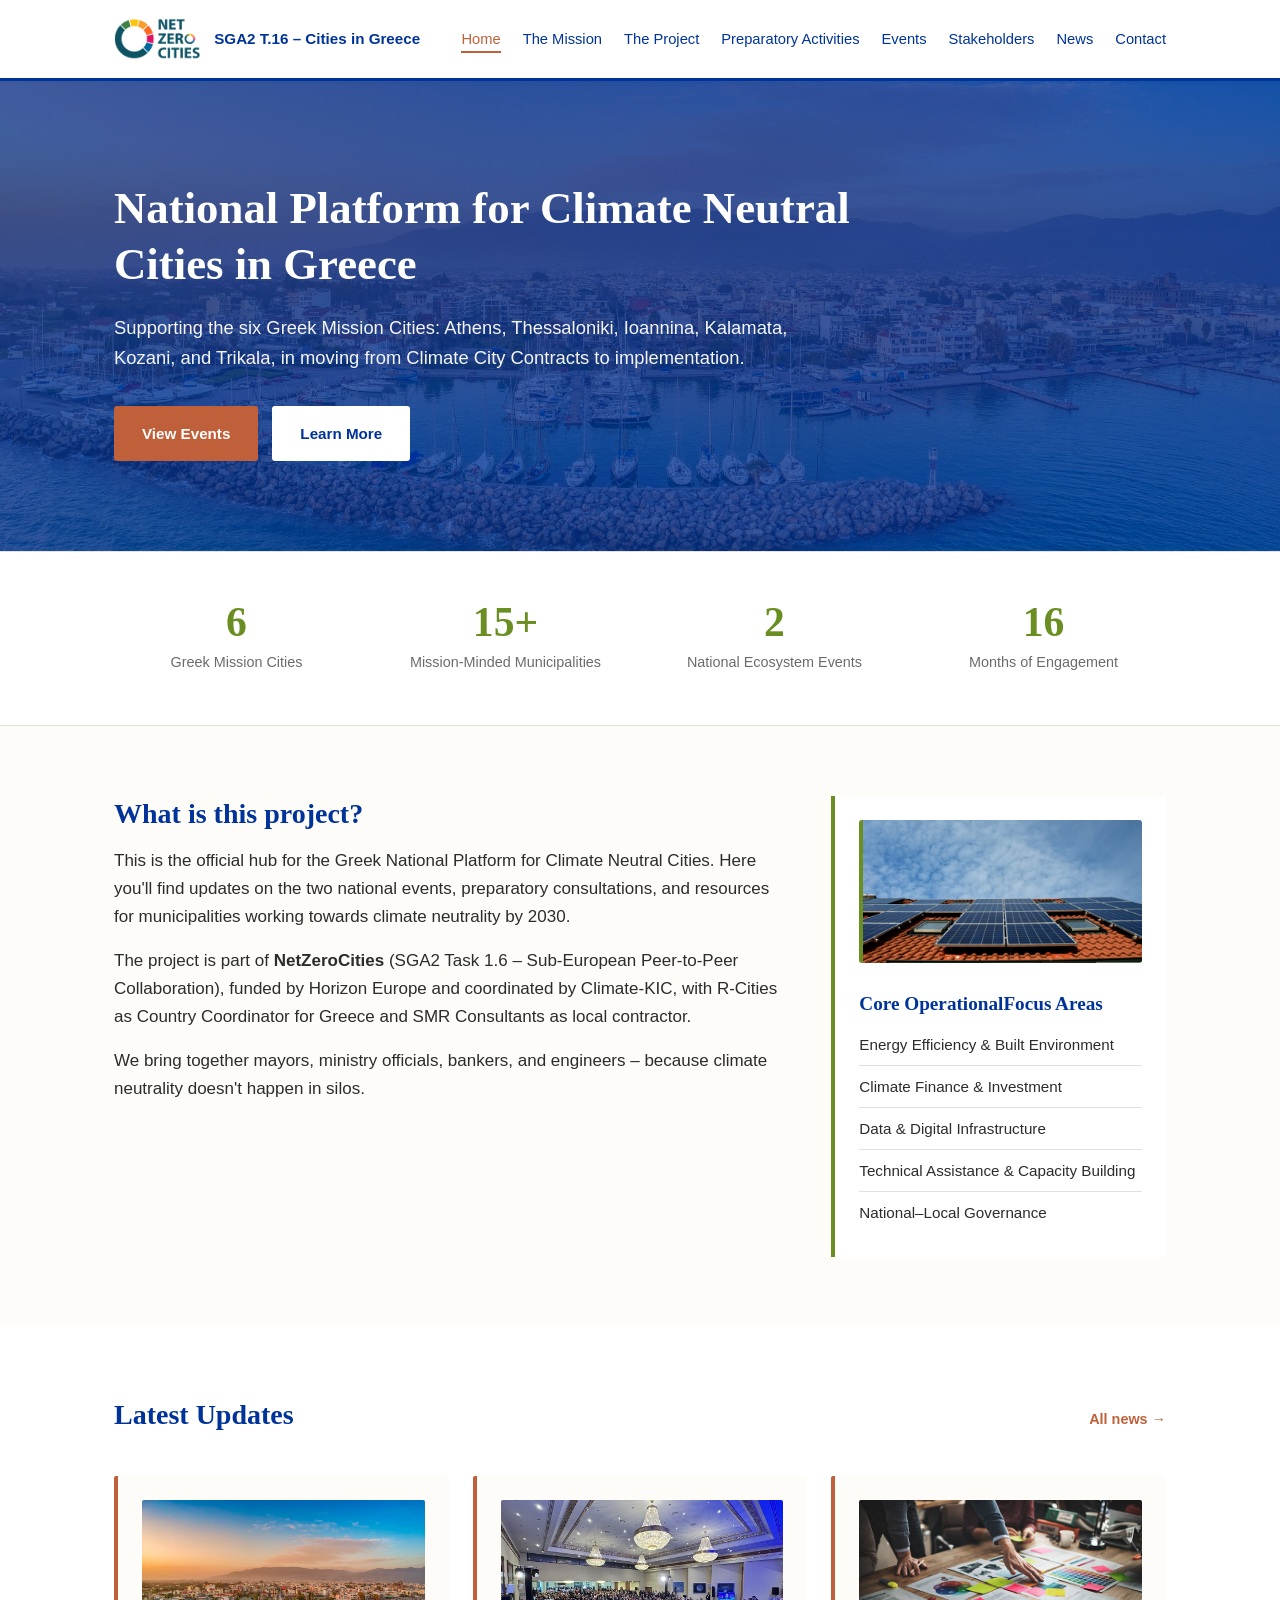
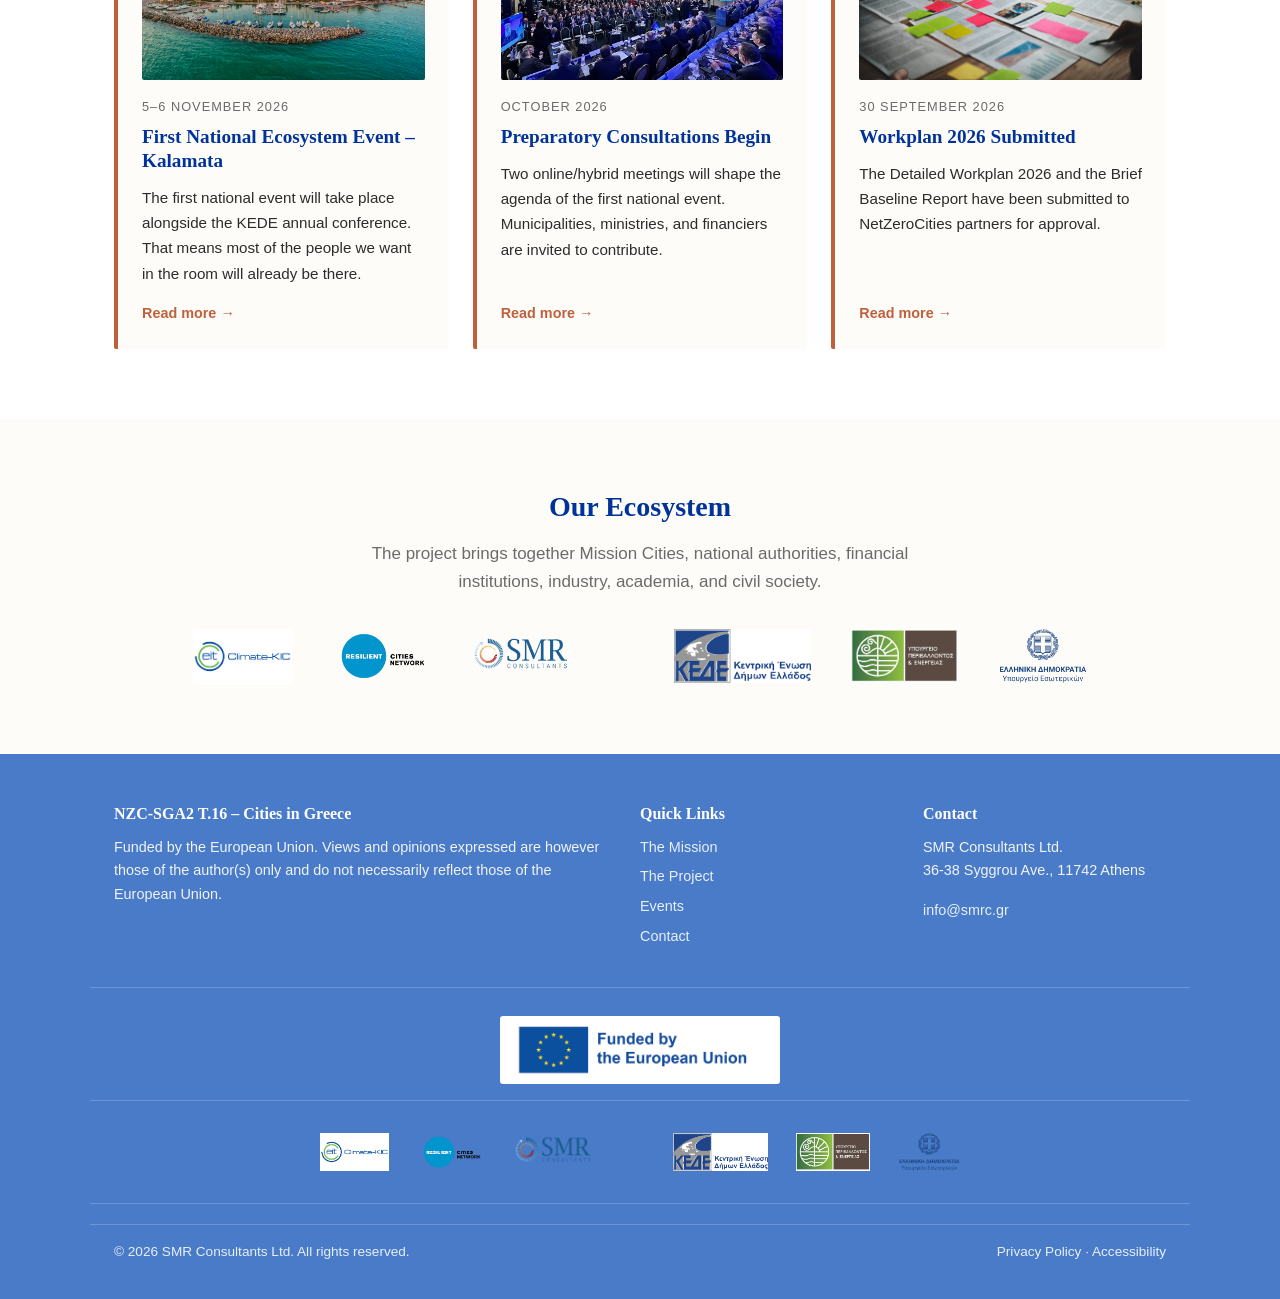
<file: index.html>
<!DOCTYPE html>
<html lang="en">
<head>
  <meta charset="UTF-8">
  <meta name="viewport" content="width=device-width, initial-scale=1.0">
  <title>NZC-SGA2 T.16 – Cities in Greece</title>
  <meta name="description" content="Official hub for the Greek National Platform for Climate Neutral Cities. Supporting the 6 Greek Mission Cities in moving from Climate City Contracts to implementation.">
  <link rel="stylesheet" href="css/style.css">
</head>
<body>

  <header class="site-header">
    <div class="container header-inner">
      <a href="index.html" class="logo">
        <img src="images/logo-NetZeroCities.png" alt="NetZeroCities" class="logo-img">
        <span class="logo-text">SGA2 T.16 – Cities in Greece</span>
      </a>
      <nav class="main-nav">
        <ul>
          <li><a href="index.html" class="active">Home</a></li>
          <li><a href="mission.html">The Mission</a></li>
          <li><a href="project.html">The Project</a></li>
          <li><a href="preparatory.html">Preparatory Activities</a></li>
          <li><a href="events.html">Events</a></li>
          <li><a href="stakeholders.html">Stakeholders</a></li>
          <li><a href="news.html">News</a></li>
          <li><a href="contact.html">Contact</a></li>
        </ul>
      </nav>
    </div>
  </header>

  <main>

    <!-- HERO -->
    <section class="hero" style="background-image: linear-gradient(rgba(0, 51, 153, 0.75), rgba(0, 51, 153, 0.75)), url('images/hero.jpg'); background-size: cover; background-position: center;">
      <div class="container">
        <h1>National Platform for Climate Neutral Cities in Greece</h1>
        <p class="hero-lead">
          Supporting the six Greek Mission Cities: Athens, Thessaloniki, Ioannina,
          Kalamata, Kozani, and Trikala, in moving from Climate City Contracts
          to implementation.
        </p>
        <div class="hero-actions">
          <a href="events.html" class="btn btn-primary">View Events</a>
          <a href="project.html" class="btn btn-ghost">Learn More</a>
        </div>
      </div>
    </section>

    <!-- KEY NUMBERS -->
    <section class="numbers">
      <div class="container numbers-grid">
        <div class="number-item">
          <span class="number">6</span>
          <span class="label">Greek Mission Cities</span>
        </div>
        <div class="number-item">
          <span class="number">15+</span>
          <span class="label">Mission-Minded Municipalities</span>
        </div>
        <div class="number-item">
          <span class="number">2</span>
          <span class="label">National Ecosystem Events</span>
        </div>
        <div class="number-item">
          <span class="number">16</span>
          <span class="label">Months of Engagement</span>
        </div>
      </div>
    </section>

    <!-- WHAT IS THIS -->
    <section class="intro">
      <div class="container intro-grid">
        <div class="intro-text">
          <h2>What is this project?</h2>
          <p>
            This is the official hub for the Greek National Platform for Climate
            Neutral Cities. Here you'll find updates on the two national events,
            preparatory consultations, and resources for municipalities working
            towards climate neutrality by 2030.
          </p>
          <p>
            The project is part of <strong>NetZeroCities</strong> (SGA2 Task 1.6 –
            Sub-European Peer-to-Peer Collaboration), funded by Horizon Europe and
            coordinated by Climate-KIC, with R-Cities as Country Coordinator for
            Greece and SMR Consultants as local contractor.
          </p>
          <p>
            We bring together mayors, ministry officials, bankers, and engineers –
            because climate neutrality doesn't happen in silos.
          </p>
        </div>
        <aside class="intro-aside">
          <img src="images/intro.jpg" alt="Energy efficiency in Greek cities" class="intro-image">
          <h3>Core OperationalFocus Areas</h3>
          <ul>
            <li>Energy Efficiency &amp; Built Environment</li>
            <li>Climate Finance &amp; Investment</li>
            <li>Data &amp; Digital Infrastructure</li>
            <li>Technical Assistance &amp; Capacity Building</li>
            <li>National–Local Governance</li>
          </ul>
        </aside>
      </div>
    </section>

    <!-- LATEST UPDATES -->
    <section class="news">
      <div class="container">
        <div class="section-head">
          <h2>Latest Updates</h2>
          <a href="news.html" class="link-more">All news →</a>
        </div>

        <div class="news-grid">
          <article class="news-card">
            <img src="images/hero.jpg" alt="Kalamata" class="news-card-image">
            <time datetime="2026-11-05">5–6 November 2026</time>
            <h3>First National Ecosystem Event – Kalamata</h3>
            <p>
              The first national event will take place alongside the KEDE annual
              conference. That means most of the people we want in the room will
              already be there.
            </p>
            <a href="events.html" class="link-more">Read more →</a>
          </article>

          <article class="news-card">
            <img src="images/news-preparatory.jpg" alt="Preparatory consultations" class="news-card-image">
            <time datetime="2026-10-01">October 2026</time>
            <h3>Preparatory Consultations Begin</h3>
            <p>
              Two online/hybrid meetings will shape the agenda of the first
              national event. Municipalities, ministries, and financiers are
              invited to contribute.
            </p>
            <a href="preparatory.html" class="link-more">Read more →</a>
          </article>

          <article class="news-card">
            <img src="images/news-workplan.jpg" alt="Workplan 2026" class="news-card-image">
            <time datetime="2026-09-30">30 September 2026</time>
            <h3>Workplan 2026 Submitted</h3>
            <p>
              The Detailed Workplan 2026 and the Brief Baseline Report have been
              submitted to NetZeroCities partners for approval.
            </p>
            <a href="project.html" class="link-more">Read more →</a>
          </article>
        </div>
      </div>
    </section>

    <!-- PARTNERS / ECOSYSTEM -->
    <section class="partners">
      <div class="container">
        <h2>Our Ecosystem</h2>
        <p class="partners-lead">
          The project brings together Mission Cities, national authorities,
          financial institutions, industry, academia, and civil society.
        </p>
        <div class="partner-logos">
          <img src="images/climate-kic.png" alt="Climate-KIC" class="partner-logo-img">
          <img src="images/resilient-cities-network.png" alt="Resilient Cities Network" class="partner-logo-img">
          <img src="images/smr-consultants.png" alt="SMR Consultants" class="partner-logo-img">
          <img src="images/kede.png" alt="KEDE" class="partner-logo-img">
          <img src="images/ypen.webp" alt="Ministry of Environment and Energy" class="partner-logo-img">
          <img src="images/ethnosimo.png" alt="Hellenic Republic – Ministry of Interior" class="partner-logo-img">
        </div>
      </div>
    </section>

  </main>

  <footer class="site-footer">
    <div class="container footer-grid">
      <div>
        <h4>NZC-SGA2 T.16 – Cities in Greece</h4>
        <p>
          Funded by the European Union. Views and opinions expressed are however
          those of the author(s) only and do not necessarily reflect those of the
          European Union.
        </p>
      </div>
      <div>
        <h4>Quick Links</h4>
        <ul>
          <li><a href="mission.html">The Mission</a></li>
          <li><a href="project.html">The Project</a></li>
          <li><a href="events.html">Events</a></li>
          <li><a href="contact.html">Contact</a></li>
        </ul>
      </div>
      <div>
        <h4>Contact</h4>
        <p>SMR Consultants Ltd.<br>36-38 Syggrou Ave., 11742 Athens</p>
        <p><a href="mailto:info@smrc.gr">info@smrc.gr</a></p>
      </div>
    </div>
    <div class="container footer-eu">
      <img src="images/eu_funded_en.jpg" alt="Funded by the European Union" class="eu-funded-logo">
    </div>
    <div class="container footer-logos">
      <img src="images/climate-kic.png" alt="Climate-KIC" class="footer-logo">
      <img src="images/resilient-cities-network.png" alt="Resilient Cities Network" class="footer-logo">
      <img src="images/smr-consultants.png" alt="SMR Consultants" class="footer-logo">
      <img src="images/kede.png" alt="KEDE" class="footer-logo">
      <img src="images/ypen.webp" alt="Ministry of Environment and Energy" class="footer-logo">
      <img src="images/ethnosimo.png" alt="Hellenic Republic" class="footer-logo">
    </div>

    <div class="container footer-bottom">
      <p>© 2026 SMR Consultants Ltd. All rights reserved.</p>
      <p><a href="#">Privacy Policy</a> · <a href="#">Accessibility</a></p>
    </div>
  </footer>

  <script src="js/main.js"></script>
</body>
</html>
</file>
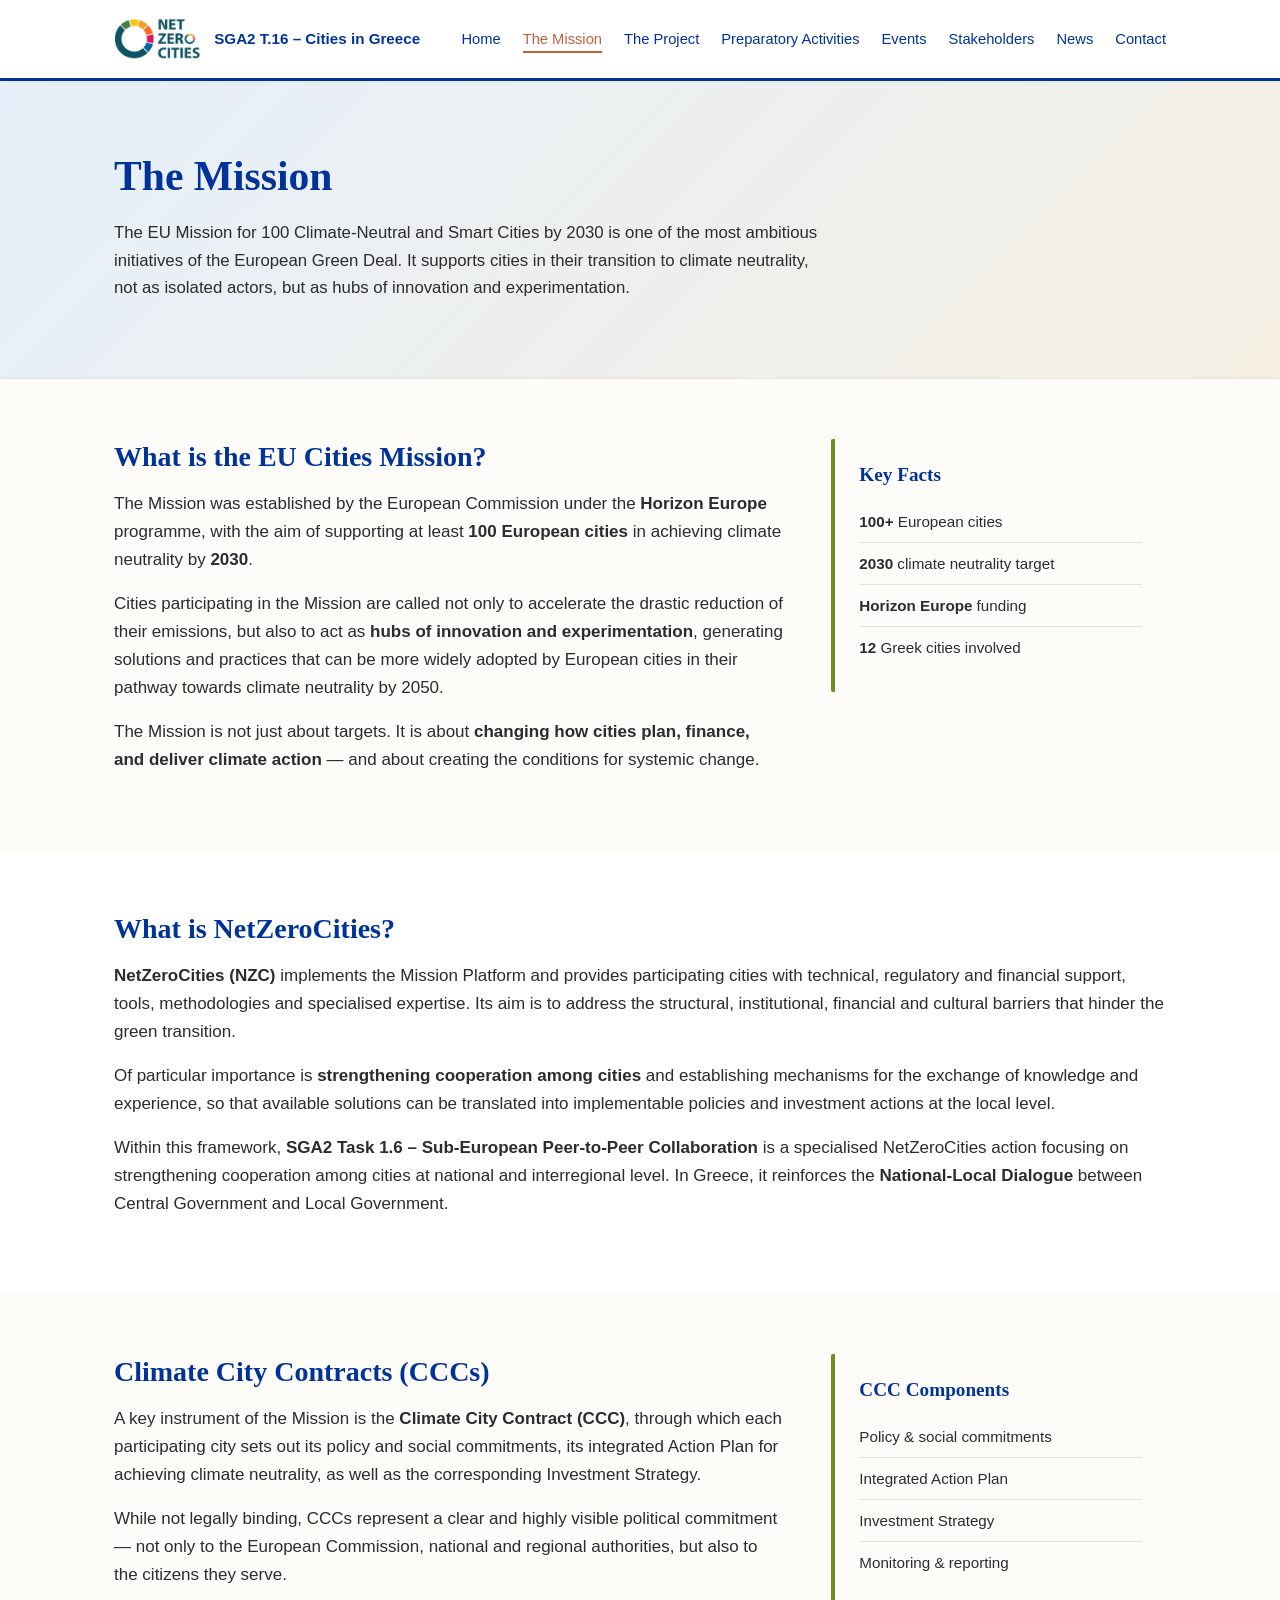
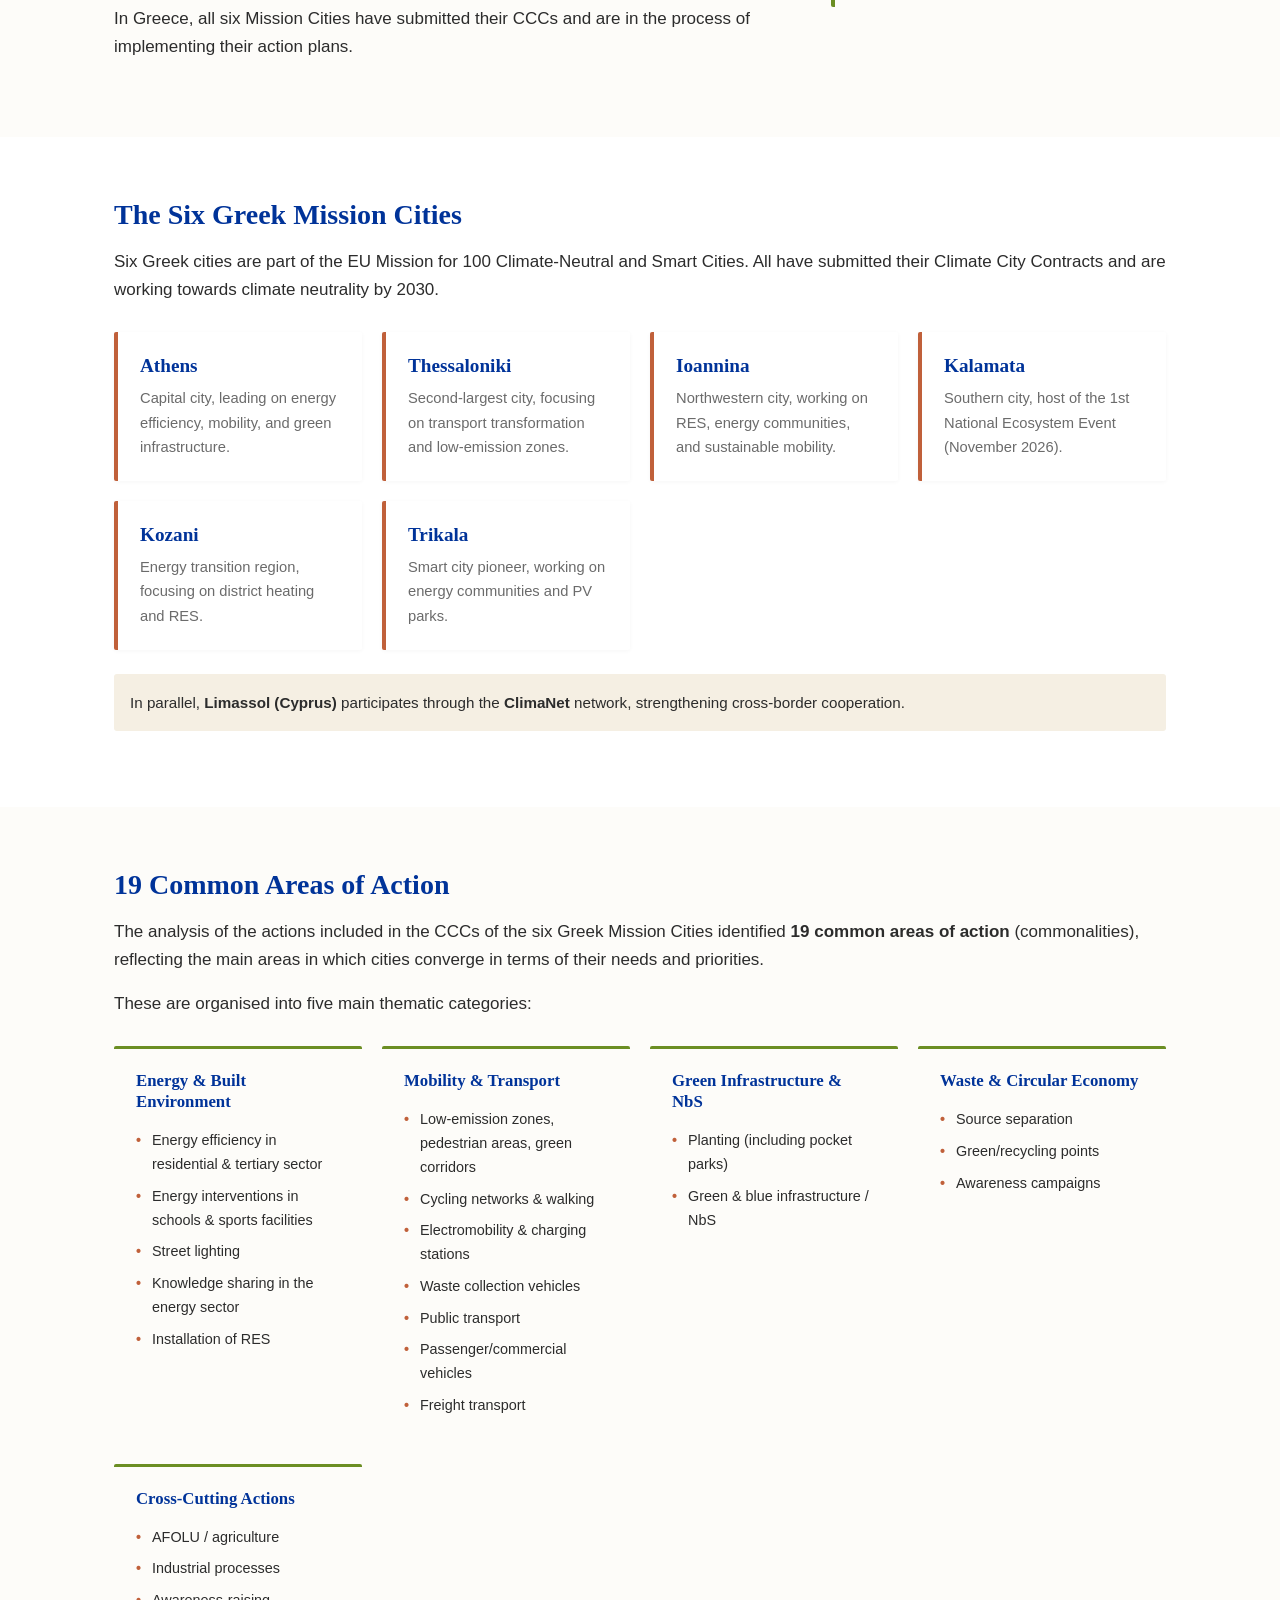
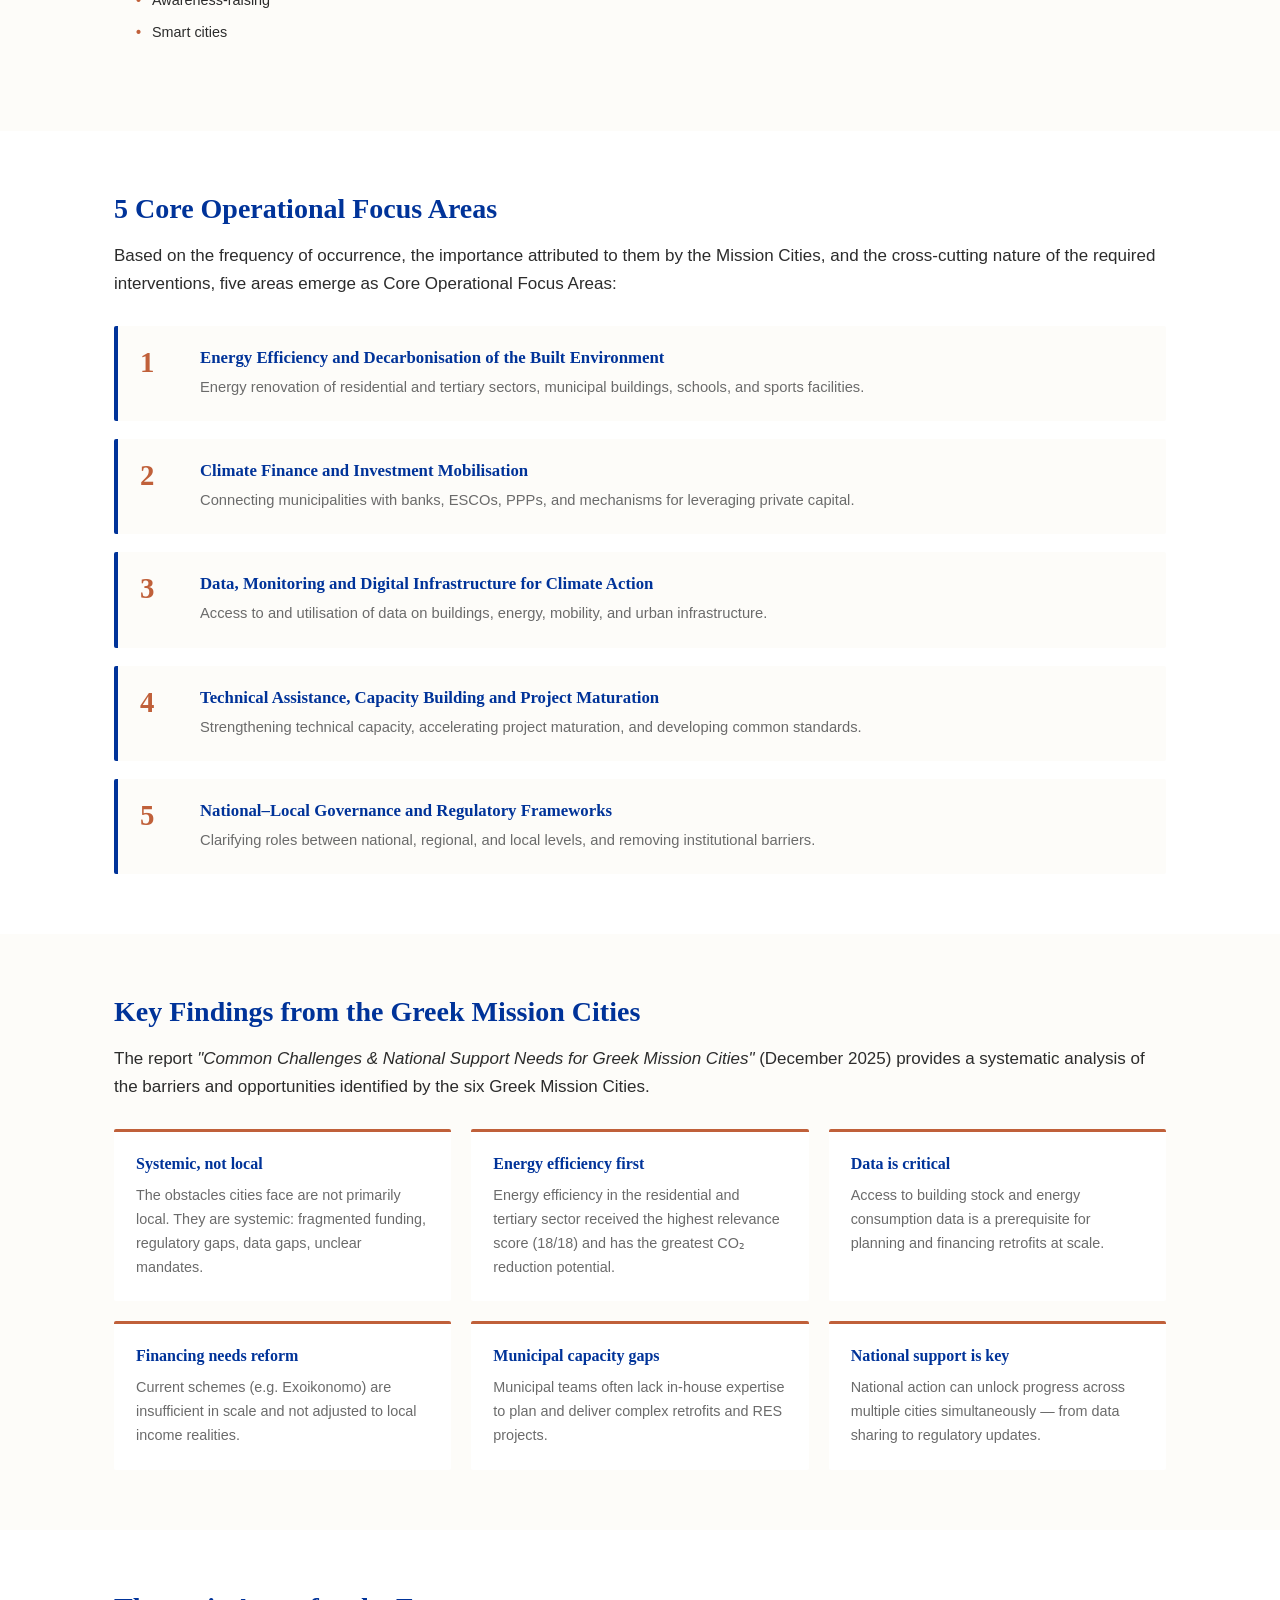
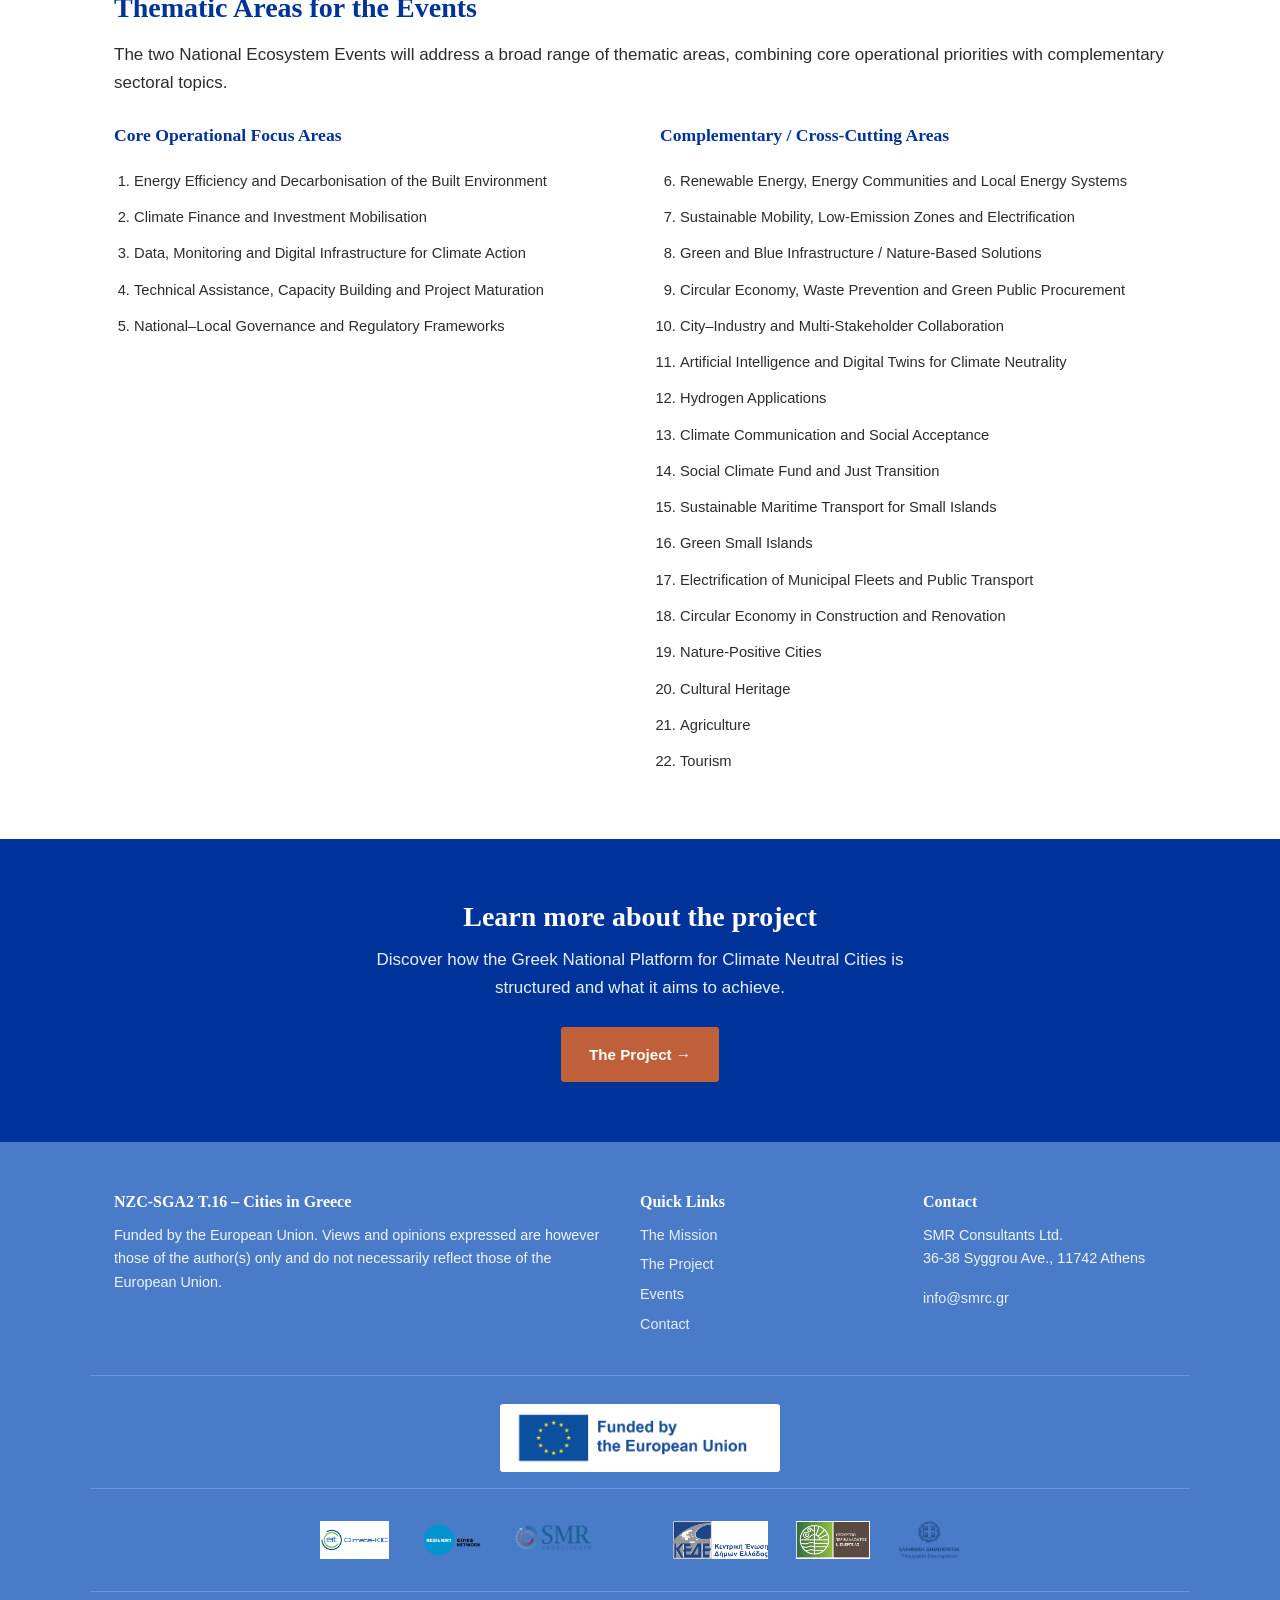
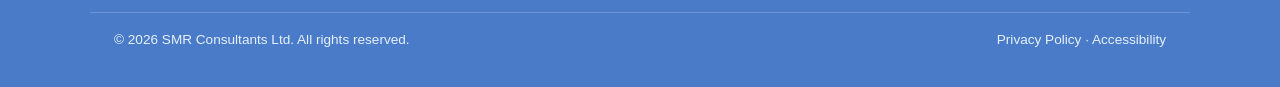
<file: mission.html>
<!DOCTYPE html>
<html lang="en">
<head>
  <meta charset="UTF-8">
  <meta name="viewport" content="width=device-width, initial-scale=1.0">
  <title>The Mission – NZC-SGA2 T.16 – Cities in Greece</title>
  <meta name="description" content="The EU Mission for 100 Climate-Neutral and Smart Cities by 2030, NetZeroCities, and the Greek Mission Cities.">
  <link rel="stylesheet" href="css/style.css">
</head>
<body>

  <header class="site-header">
    <div class="container header-inner">
      <a href="index.html" class="logo">
        <img src="images/logo-NetZeroCities.png" alt="NetZeroCities" class="logo-img">
        <span class="logo-text">SGA2 T.16 – Cities in Greece</span>
      </a>
      <nav class="main-nav">
        <ul>
          <li><a href="index.html">Home</a></li>
          <li><a href="mission.html">The Mission</a></li>
          <li><a href="project.html" class="active">The Project</a></li>
          <li><a href="preparatory.html">Preparatory Activities</a></li>
          <li><a href="events.html">Events</a></li>
          <li><a href="stakeholders.html">Stakeholders</a></li>
          <li><a href="news.html">News</a></li>
          <li><a href="contact.html">Contact</a></li>
        </ul>
      </nav>
    </div>
  </header>

  <main>

    <!-- PAGE HEADER -->
    <section class="page-header">
      <div class="container">
        <h1>The Mission</h1>
        <p class="page-lead">
          The EU Mission for 100 Climate-Neutral and Smart Cities by 2030 is one of
          the most ambitious initiatives of the European Green Deal. It supports
          cities in their transition to climate neutrality, not as isolated actors,
          but as hubs of innovation and experimentation.
        </p>
      </div>
    </section>

    <!-- WHAT IS THE MISSION -->
    <section class="content-section">
      <div class="container content-grid">
        <div class="content-main">
          <h2>What is the EU Cities Mission?</h2>
          <p>
            The Mission was established by the European Commission under the
            <strong>Horizon Europe</strong> programme, with the aim of supporting
            at least <strong>100 European cities</strong> in achieving climate
            neutrality by <strong>2030</strong>.
          </p>
          <p>
            Cities participating in the Mission are called not only to accelerate
            the drastic reduction of their emissions, but also to act as
            <strong>hubs of innovation and experimentation</strong>, generating
            solutions and practices that can be more widely adopted by European
            cities in their pathway towards climate neutrality by 2050.
          </p>
          <p>
            The Mission is not just about targets. It is about <strong>changing
            how cities plan, finance, and deliver climate action</strong> — and
            about creating the conditions for systemic change.
          </p>
        </div>
        <aside class="content-aside">
          <h3>Key Facts</h3>
          <ul>
            <li><strong>100+</strong> European cities</li>
            <li><strong>2030</strong> climate neutrality target</li>
            <li><strong>Horizon Europe</strong> funding</li>
            <li><strong>12</strong> Greek cities involved</li>
          </ul>
        </aside>
      </div>
    </section>

    <!-- WHAT IS NETZEROCITIES -->
    <section class="content-section alt">
      <div class="container">
        <h2>What is NetZeroCities?</h2>
        <p>
          <strong>NetZeroCities (NZC)</strong> implements the Mission Platform and
          provides participating cities with technical, regulatory and financial
          support, tools, methodologies and specialised expertise. Its aim is to
          address the structural, institutional, financial and cultural barriers
          that hinder the green transition.
        </p>
        <p>
          Of particular importance is <strong>strengthening cooperation among
          cities</strong> and establishing mechanisms for the exchange of knowledge
          and experience, so that available solutions can be translated into
          implementable policies and investment actions at the local level.
        </p>
        <p>
          Within this framework, <strong>SGA2 Task 1.6 – Sub-European Peer-to-Peer
          Collaboration</strong> is a specialised NetZeroCities action focusing on
          strengthening cooperation among cities at national and interregional
          level. In Greece, it reinforces the <strong>National-Local Dialogue</strong>
          between Central Government and Local Government.
        </p>
      </div>
    </section>

    <!-- WHAT ARE CCCs -->
    <section class="content-section">
      <div class="container content-grid">
        <div class="content-main">
          <h2>Climate City Contracts (CCCs)</h2>
          <p>
            A key instrument of the Mission is the <strong>Climate City Contract
            (CCC)</strong>, through which each participating city sets out its
            policy and social commitments, its integrated Action Plan for achieving
            climate neutrality, as well as the corresponding Investment Strategy.
          </p>
          <p>
            While not legally binding, CCCs represent a clear and highly visible
            political commitment — not only to the European Commission, national
            and regional authorities, but also to the citizens they serve.
          </p>
          <p>
            In Greece, all six Mission Cities have submitted their CCCs and are in
            the process of implementing their action plans.
          </p>
        </div>
        <aside class="content-aside">
          <h3>CCC Components</h3>
          <ul>
            <li>Policy &amp; social commitments</li>
            <li>Integrated Action Plan</li>
            <li>Investment Strategy</li>
            <li>Monitoring &amp; reporting</li>
          </ul>
        </aside>
      </div>
    </section>

    <!-- GREEK MISSION CITIES -->
    <section class="content-section alt">
      <div class="container">
        <h2>The Six Greek Mission Cities</h2>
        <p>
          Six Greek cities are part of the EU Mission for 100 Climate-Neutral and
          Smart Cities. All have submitted their Climate City Contracts and are
          working towards climate neutrality by 2030.
        </p>
        <div class="cities-grid">
          <div class="city-card">
            <h3>Athens</h3>
            <p>Capital city, leading on energy efficiency, mobility, and green infrastructure.</p>
          </div>
          <div class="city-card">
            <h3>Thessaloniki</h3>
            <p>Second-largest city, focusing on transport transformation and low-emission zones.</p>
          </div>
          <div class="city-card">
            <h3>Ioannina</h3>
            <p>Northwestern city, working on RES, energy communities, and sustainable mobility.</p>
          </div>
          <div class="city-card">
            <h3>Kalamata</h3>
            <p>Southern city, host of the 1st National Ecosystem Event (November 2026).</p>
          </div>
          <div class="city-card">
            <h3>Kozani</h3>
            <p>Energy transition region, focusing on district heating and RES.</p>
          </div>
          <div class="city-card">
            <h3>Trikala</h3>
            <p>Smart city pioneer, working on energy communities and PV parks.</p>
          </div>
        </div>
        <p class="cities-note">
          In parallel, <strong>Limassol (Cyprus)</strong> participates through the
          <strong>ClimaNet</strong> network, strengthening cross-border cooperation.
        </p>
      </div>
    </section>

    <!-- 19 COMMON ACTIONS -->
    <section class="content-section">
      <div class="container">
        <h2>19 Common Areas of Action</h2>
        <p>
          The analysis of the actions included in the CCCs of the six Greek Mission
          Cities identified <strong>19 common areas of action</strong> (commonalities),
          reflecting the main areas in which cities converge in terms of their needs
          and priorities.
        </p>
        <p>These are organised into five main thematic categories:</p>

        <div class="themes-grid">
          <div class="theme-card">
            <h3>Energy &amp; Built Environment</h3>
            <ul>
              <li>Energy efficiency in residential &amp; tertiary sector</li>
              <li>Energy interventions in schools &amp; sports facilities</li>
              <li>Street lighting</li>
              <li>Knowledge sharing in the energy sector</li>
              <li>Installation of RES</li>
            </ul>
          </div>
          <div class="theme-card">
            <h3>Mobility &amp; Transport</h3>
            <ul>
              <li>Low-emission zones, pedestrian areas, green corridors</li>
              <li>Cycling networks &amp; walking</li>
              <li>Electromobility &amp; charging stations</li>
              <li>Waste collection vehicles</li>
              <li>Public transport</li>
              <li>Passenger/commercial vehicles</li>
              <li>Freight transport</li>
            </ul>
          </div>
          <div class="theme-card">
            <h3>Green Infrastructure &amp; NbS</h3>
            <ul>
              <li>Planting (including pocket parks)</li>
              <li>Green &amp; blue infrastructure / NbS</li>
            </ul>
          </div>
          <div class="theme-card">
            <h3>Waste &amp; Circular Economy</h3>
            <ul>
              <li>Source separation</li>
              <li>Green/recycling points</li>
              <li>Awareness campaigns</li>
            </ul>
          </div>
          <div class="theme-card">
            <h3>Cross-Cutting Actions</h3>
            <ul>
              <li>AFOLU / agriculture</li>
              <li>Industrial processes</li>
              <li>Awareness-raising</li>
              <li>Smart cities</li>
            </ul>
          </div>
        </div>
      </div>
    </section>

    <!-- 5 CORE FOCUS AREAS -->
    <section class="content-section alt">
      <div class="container">
        <h2>5 Core Operational Focus Areas</h2>
        <p>
          Based on the frequency of occurrence, the importance attributed to them by
          the Mission Cities, and the cross-cutting nature of the required
          interventions, five areas emerge as Core Operational Focus Areas:
        </p>
        <div class="focus-list">
          <div class="focus-item">
            <span class="focus-number">1</span>
            <div>
              <h3>Energy Efficiency and Decarbonisation of the Built Environment</h3>
              <p>Energy renovation of residential and tertiary sectors, municipal buildings, schools, and sports facilities.</p>
            </div>
          </div>
          <div class="focus-item">
            <span class="focus-number">2</span>
            <div>
              <h3>Climate Finance and Investment Mobilisation</h3>
              <p>Connecting municipalities with banks, ESCOs, PPPs, and mechanisms for leveraging private capital.</p>
            </div>
          </div>
          <div class="focus-item">
            <span class="focus-number">3</span>
            <div>
              <h3>Data, Monitoring and Digital Infrastructure for Climate Action</h3>
              <p>Access to and utilisation of data on buildings, energy, mobility, and urban infrastructure.</p>
            </div>
          </div>
          <div class="focus-item">
            <span class="focus-number">4</span>
            <div>
              <h3>Technical Assistance, Capacity Building and Project Maturation</h3>
              <p>Strengthening technical capacity, accelerating project maturation, and developing common standards.</p>
            </div>
          </div>
          <div class="focus-item">
            <span class="focus-number">5</span>
            <div>
              <h3>National–Local Governance and Regulatory Frameworks</h3>
              <p>Clarifying roles between national, regional, and local levels, and removing institutional barriers.</p>
            </div>
          </div>
        </div>
      </div>
    </section>

    <!-- KEY FINDINGS -->
    <section class="content-section">
      <div class="container">
        <h2>Key Findings from the Greek Mission Cities</h2>
        <p>
          The report <em>"Common Challenges &amp; National Support Needs for Greek
          Mission Cities"</em> (December 2025) provides a systematic analysis of
          the barriers and opportunities identified by the six Greek Mission Cities.
        </p>
        <div class="findings-grid">
          <div class="finding-card">
            <h3>Systemic, not local</h3>
            <p>The obstacles cities face are not primarily local. They are systemic: fragmented funding, regulatory gaps, data gaps, unclear mandates.</p>
          </div>
          <div class="finding-card">
            <h3>Energy efficiency first</h3>
            <p>Energy efficiency in the residential and tertiary sector received the highest relevance score (18/18) and has the greatest CO₂ reduction potential.</p>
          </div>
          <div class="finding-card">
            <h3>Data is critical</h3>
            <p>Access to building stock and energy consumption data is a prerequisite for planning and financing retrofits at scale.</p>
          </div>
          <div class="finding-card">
            <h3>Financing needs reform</h3>
            <p>Current schemes (e.g. Exoikonomo) are insufficient in scale and not adjusted to local income realities.</p>
          </div>
          <div class="finding-card">
            <h3>Municipal capacity gaps</h3>
            <p>Municipal teams often lack in-house expertise to plan and deliver complex retrofits and RES projects.</p>
          </div>
          <div class="finding-card">
            <h3>National support is key</h3>
            <p>National action can unlock progress across multiple cities simultaneously — from data sharing to regulatory updates.</p>
          </div>
        </div>
      </div>
    </section>

    <!-- 22 THEMATIC AREAS -->
    <section class="content-section alt">
      <div class="container">
        <h2>Thematic Areas for the Events</h2>
        <p>
          The two National Ecosystem Events will address a broad range of thematic
          areas, combining core operational priorities with complementary sectoral
          topics.
        </p>
        <div class="topics-grid">
          <div class="topic-column">
            <h3>Core Operational Focus Areas</h3>
            <ol>
              <li>Energy Efficiency and Decarbonisation of the Built Environment</li>
              <li>Climate Finance and Investment Mobilisation</li>
              <li>Data, Monitoring and Digital Infrastructure for Climate Action</li>
              <li>Technical Assistance, Capacity Building and Project Maturation</li>
              <li>National–Local Governance and Regulatory Frameworks</li>
            </ol>
          </div>
          <div class="topic-column">
            <h3>Complementary / Cross-Cutting Areas</h3>
            <ol start="6">
              <li>Renewable Energy, Energy Communities and Local Energy Systems</li>
              <li>Sustainable Mobility, Low-Emission Zones and Electrification</li>
              <li>Green and Blue Infrastructure / Nature-Based Solutions</li>
              <li>Circular Economy, Waste Prevention and Green Public Procurement</li>
              <li>City–Industry and Multi-Stakeholder Collaboration</li>
              <li>Artificial Intelligence and Digital Twins for Climate Neutrality</li>
              <li>Hydrogen Applications</li>
              <li>Climate Communication and Social Acceptance</li>
              <li>Social Climate Fund and Just Transition</li>
              <li>Sustainable Maritime Transport for Small Islands</li>
              <li>Green Small Islands</li>
              <li>Electrification of Municipal Fleets and Public Transport</li>
              <li>Circular Economy in Construction and Renovation</li>
              <li>Nature-Positive Cities</li>
              <li>Cultural Heritage</li>
              <li>Agriculture</li>
              <li>Tourism</li>
            </ol>
          </div>
        </div>
      </div>
    </section>

    <!-- CTA -->
    <section class="cta-section">
      <div class="container">
        <h2>Learn more about the project</h2>
        <p>Discover how the Greek National Platform for Climate Neutral Cities is structured and what it aims to achieve.</p>
        <a href="project.html" class="btn btn-primary">The Project →</a>
      </div>
    </section>

  </main>

  <footer class="site-footer">
    <div class="container footer-grid">
      <div>
        <h4>NZC-SGA2 T.16 – Cities in Greece</h4>
        <p>
          Funded by the European Union. Views and opinions expressed are however
          those of the author(s) only and do not necessarily reflect those of the
          European Union.
        </p>
      </div>
      <div>
        <h4>Quick Links</h4>
        <ul>
          <li><a href="mission.html">The Mission</a></li>
          <li><a href="project.html">The Project</a></li>
          <li><a href="events.html">Events</a></li>
          <li><a href="contact.html">Contact</a></li>
        </ul>
      </div>
      <div>
        <h4>Contact</h4>
        <p>SMR Consultants Ltd.<br>36-38 Syggrou Ave., 11742 Athens</p>
        <p><a href="mailto:info@smrc.gr">info@smrc.gr</a></p>
      </div>
    </div>

    <div class="container footer-eu">
      <img src="images/eu_funded_en.jpg" alt="Funded by the European Union" class="eu-funded-logo">
    </div>

    <div class="container footer-logos">
      <img src="images/climate-kic.png" alt="Climate-KIC" class="footer-logo">
      <img src="images/resilient-cities-network.png" alt="Resilient Cities Network" class="footer-logo">
      <img src="images/smr-consultants.png" alt="SMR Consultants" class="footer-logo">
      <img src="images/kede.png" alt="KEDE" class="footer-logo">
      <img src="images/ypen.webp" alt="Ministry of Environment and Energy" class="footer-logo">
      <img src="images/ethnosimo.png" alt="Hellenic Republic" class="footer-logo">
    </div>

    <div class="container footer-bottom">
      <p>© 2026 SMR Consultants Ltd. All rights reserved.</p>
      <p><a href="#">Privacy Policy</a> · <a href="#">Accessibility</a></p>
    </div>
  </footer>

  <script src="js/main.js"></script>
</body>
</html>
</file>
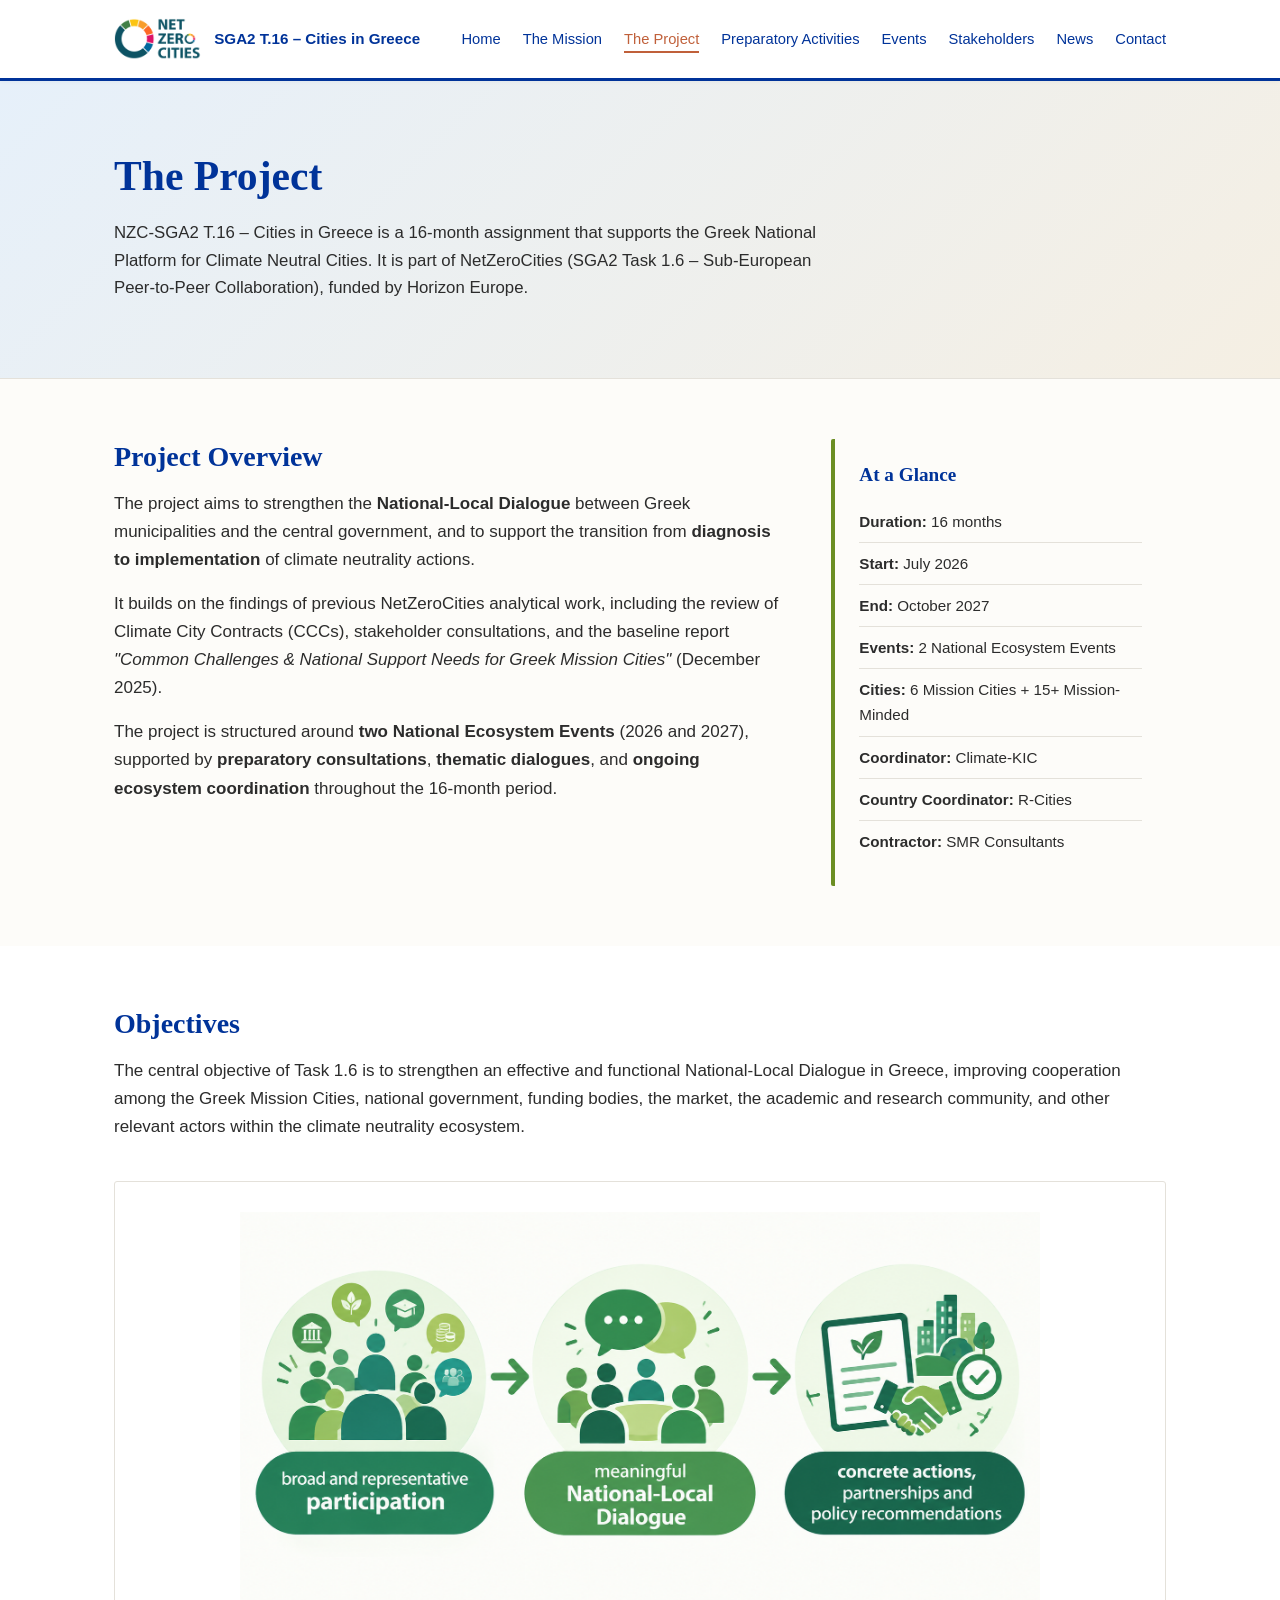
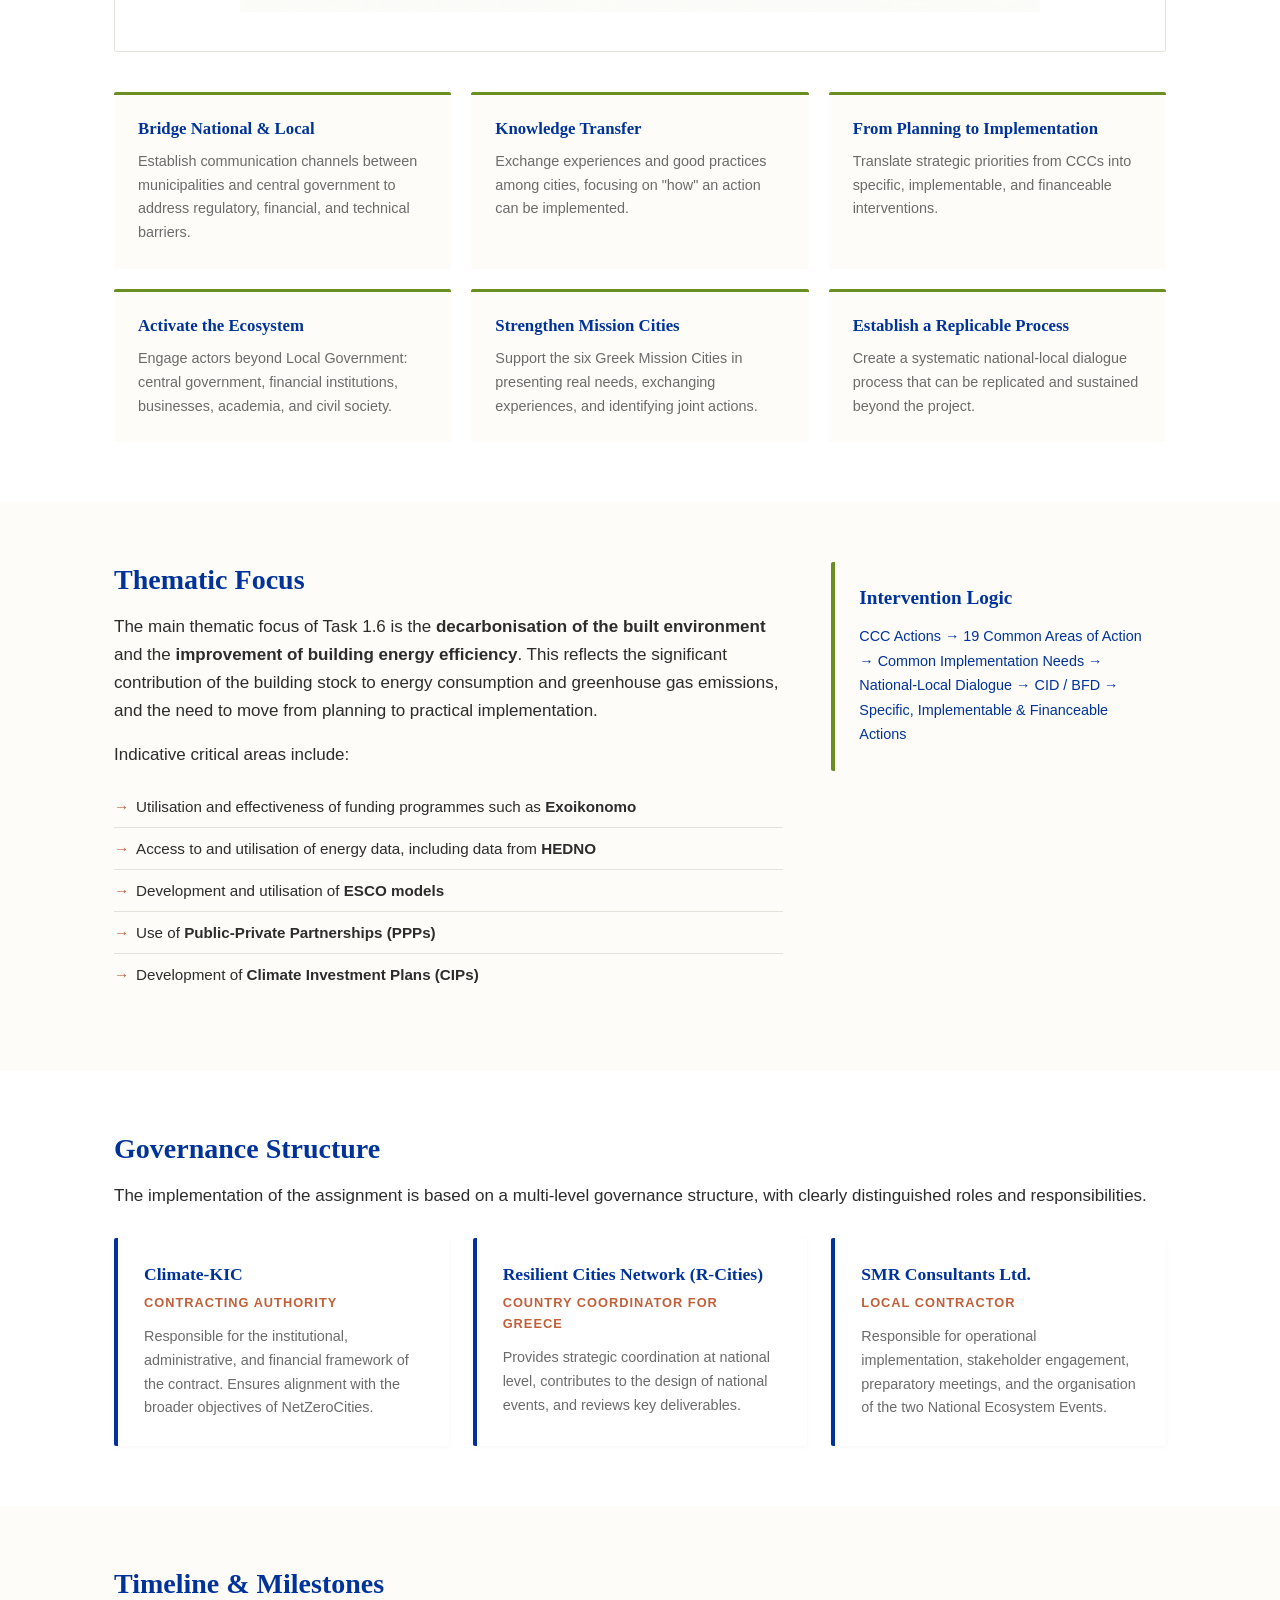
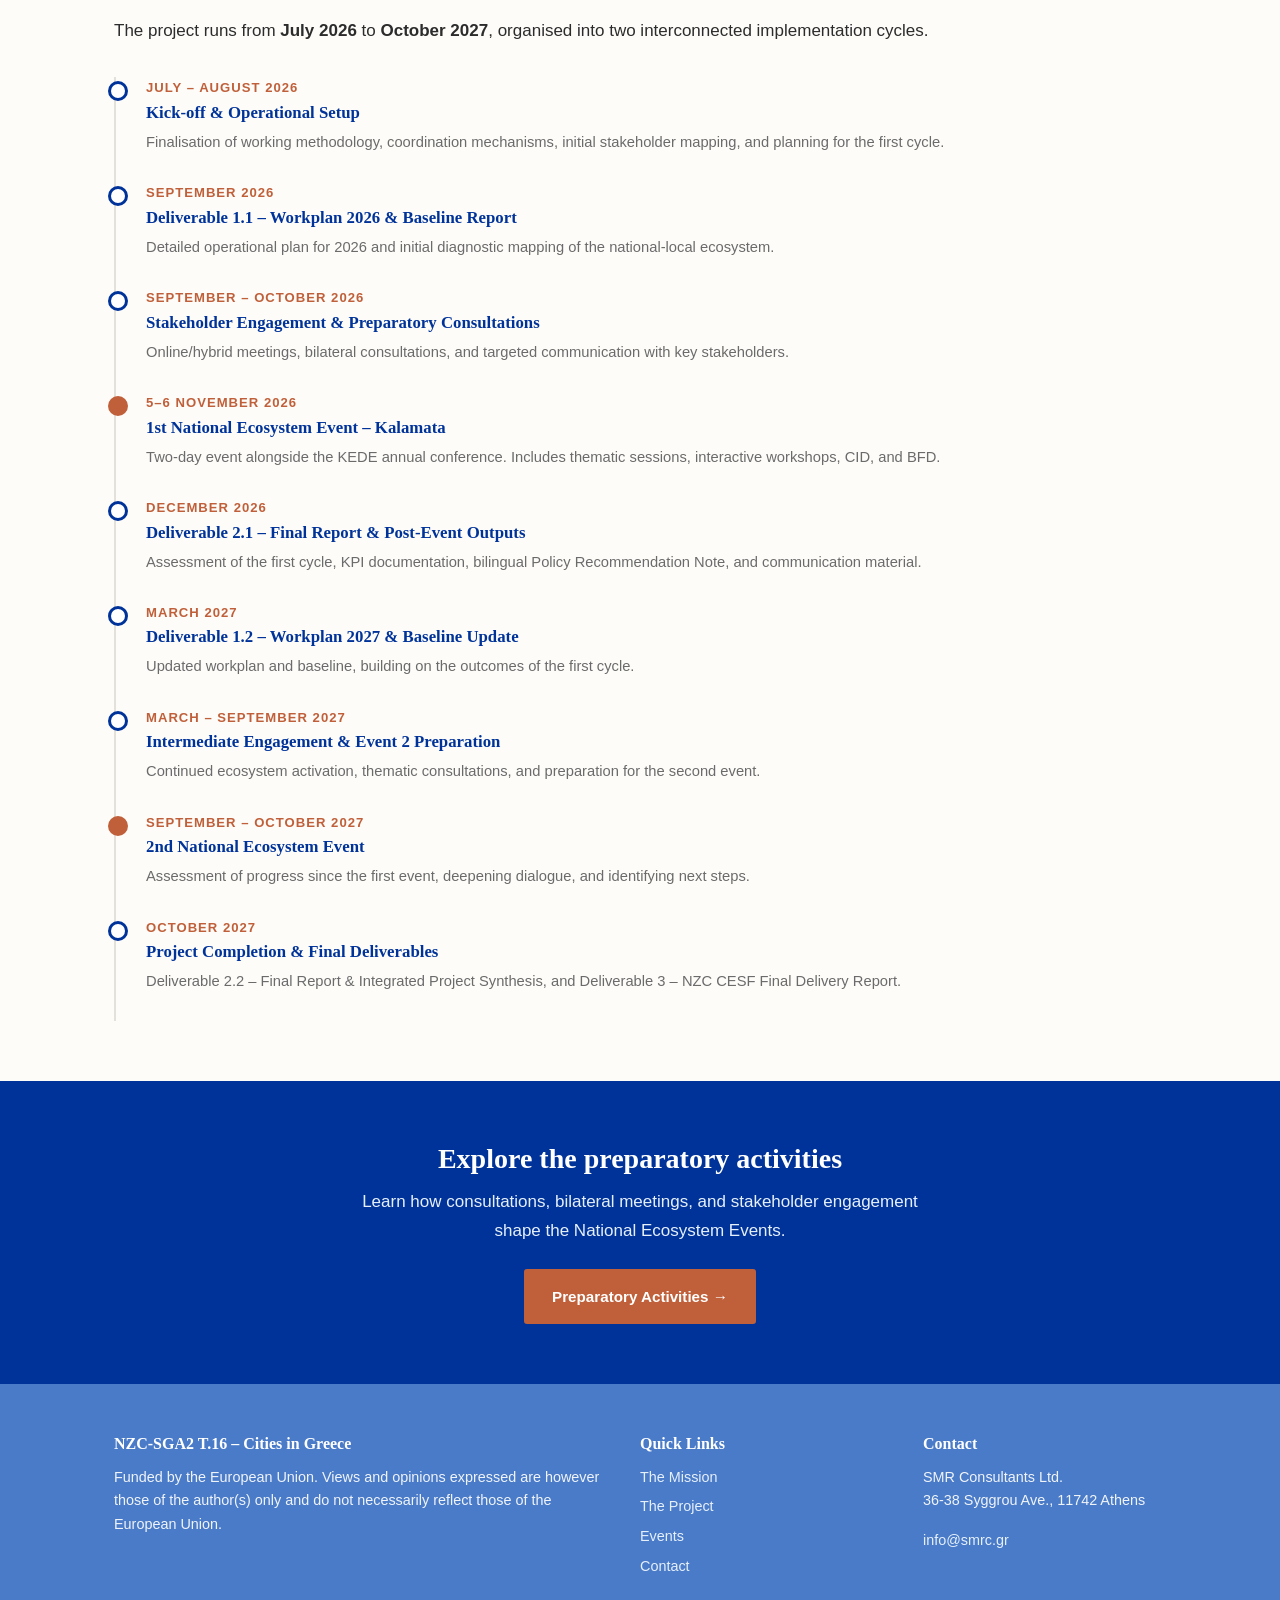
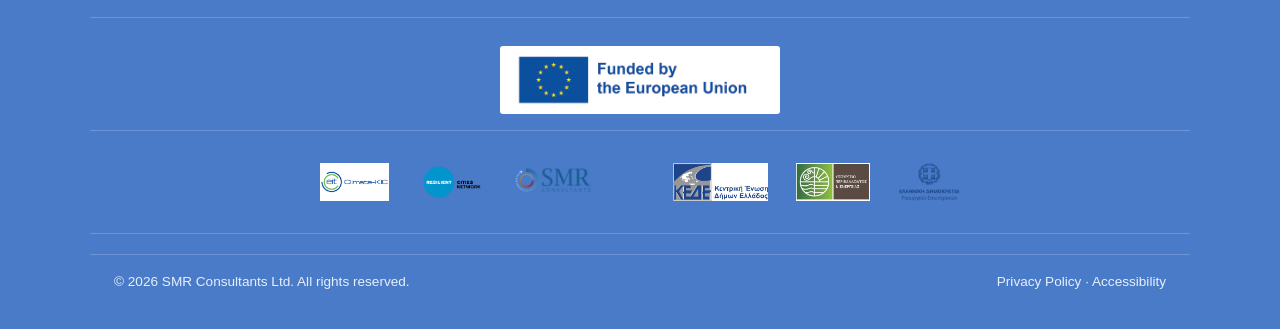
<file: project.html>
<!DOCTYPE html>
<html lang="en">
<head>
  <meta charset="UTF-8">
  <meta name="viewport" content="width=device-width, initial-scale=1.0">
  <title>The Project – NZC-SGA2 T.16 – Cities in Greece</title>
  <meta name="description" content="NZC-SGA2 T.16 – Cities in Greece: objectives, thematic focus, governance, and timeline.">
  <link rel="stylesheet" href="css/style.css">
</head>

  <header class="site-header">
    <div class="container header-inner">
      <a href="index.html" class="logo">
        <img src="images/logo-NetZeroCities.png" alt="NetZeroCities" class="logo-img">
        <span class="logo-text">SGA2 T.16 – Cities in Greece</span>
      </a>
      <nav class="main-nav">
        <ul>
          <li><a href="index.html">Home</a></li>
          <li><a href="mission.html">The Mission</a></li>
          <li><a href="project.html" class="active">The Project</a></li>
          <li><a href="preparatory.html">Preparatory Activities</a></li>
          <li><a href="events.html">Events</a></li>
          <li><a href="stakeholders.html">Stakeholders</a></li>
          <li><a href="news.html">News</a></li>
          <li><a href="contact.html">Contact</a></li>
        </ul>
      </nav>
    </div>
  </header>

  <main>

    <!-- PAGE HEADER -->
    <section class="page-header">
      <div class="container">
        <h1>The Project</h1>
        <p class="page-lead">
          NZC-SGA2 T.16 – Cities in Greece is a 16-month assignment that supports
          the Greek National Platform for Climate Neutral Cities. It is part of
          NetZeroCities (SGA2 Task 1.6 – Sub-European Peer-to-Peer Collaboration),
          funded by Horizon Europe.
        </p>
      </div>
    </section>

    <!-- PROJECT OVERVIEW -->
    <section class="content-section">
      <div class="container content-grid">
        <div class="content-main">
          <h2>Project Overview</h2>
          <p>
            The project aims to strengthen the <strong>National-Local Dialogue</strong>
            between Greek municipalities and the central government, and to support
            the transition from <strong>diagnosis to implementation</strong> of
            climate neutrality actions.
          </p>
          <p>
            It builds on the findings of previous NetZeroCities analytical work,
            including the review of Climate City Contracts (CCCs), stakeholder
            consultations, and the baseline report
            <em>"Common Challenges &amp; National Support Needs for Greek Mission Cities"</em>
            (December 2025).
          </p>
          <p>
            The project is structured around <strong>two National Ecosystem Events</strong>
            (2026 and 2027), supported by <strong>preparatory consultations</strong>,
            <strong>thematic dialogues</strong>, and <strong>ongoing ecosystem
            coordination</strong> throughout the 16-month period.
          </p>
        </div>
        <aside class="content-aside">
          <h3>At a Glance</h3>
          <ul>
            <li><strong>Duration:</strong> 16 months</li>
            <li><strong>Start:</strong> July 2026</li>
            <li><strong>End:</strong> October 2027</li>
            <li><strong>Events:</strong> 2 National Ecosystem Events</li>
            <li><strong>Cities:</strong> 6 Mission Cities + 15+ Mission-Minded</li>
            <li><strong>Coordinator:</strong> Climate-KIC</li>
            <li><strong>Country Coordinator:</strong> R-Cities</li>
            <li><strong>Contractor:</strong> SMR Consultants</li>
          </ul>
        </aside>
      </div>
    </section>

    <!-- OBJECTIVES -->
    <section class="content-section alt">
      <div class="container">
        <h2>Objectives</h2>
        <p>
          The central objective of Task 1.6 is to strengthen an effective and
          functional National-Local Dialogue in Greece, improving cooperation
          among the Greek Mission Cities, national government, funding bodies,
          the market, the academic and research community, and other relevant
          actors within the climate neutrality ecosystem.
        </p>

        <div class="diagram-container">
          <img src="images/logic-participation.png" alt="Participation, Dialogue, Outcomes" class="diagram-image">
        </div>

        <div class="objectives-grid">
          <div class="objective-card">
            <h3>Bridge National &amp; Local</h3>
            <p>Establish communication channels between municipalities and central government to address regulatory, financial, and technical barriers.</p>
          </div>
          <div class="objective-card">
            <h3>Knowledge Transfer</h3>
            <p>Exchange experiences and good practices among cities, focusing on "how" an action can be implemented.</p>
          </div>
          <div class="objective-card">
            <h3>From Planning to Implementation</h3>
            <p>Translate strategic priorities from CCCs into specific, implementable, and financeable interventions.</p>
          </div>
          <div class="objective-card">
            <h3>Activate the Ecosystem</h3>
            <p>Engage actors beyond Local Government: central government, financial institutions, businesses, academia, and civil society.</p>
          </div>
          <div class="objective-card">
            <h3>Strengthen Mission Cities</h3>
            <p>Support the six Greek Mission Cities in presenting real needs, exchanging experiences, and identifying joint actions.</p>
          </div>
          <div class="objective-card">
            <h3>Establish a Replicable Process</h3>
            <p>Create a systematic national-local dialogue process that can be replicated and sustained beyond the project.</p>
          </div>
        </div>
      </div>
    </section>

    <!-- THEMATIC FOCUS -->
    <section class="content-section">
      <div class="container content-grid">
        <div class="content-main">
          <h2>Thematic Focus</h2>
          <p>
            The main thematic focus of Task 1.6 is the
            <strong>decarbonisation of the built environment</strong> and the
            <strong>improvement of building energy efficiency</strong>. This
            reflects the significant contribution of the building stock to energy
            consumption and greenhouse gas emissions, and the need to move from
            planning to practical implementation.
          </p>
          <p>Indicative critical areas include:</p>
          <ul class="bullet-list">
            <li>Utilisation and effectiveness of funding programmes such as <strong>Exoikonomo</strong></li>
            <li>Access to and utilisation of energy data, including data from <strong>HEDNO</strong></li>
            <li>Development and utilisation of <strong>ESCO models</strong></li>
            <li>Use of <strong>Public-Private Partnerships (PPPs)</strong></li>
            <li>Development of <strong>Climate Investment Plans (CIPs)</strong></li>
          </ul>
        </div>
        <aside class="content-aside">
          <h3>Intervention Logic</h3>
          <p class="logic-text">
            CCC Actions → 19 Common Areas of Action → Common Implementation Needs → National-Local Dialogue → CID / BFD → Specific, Implementable &amp; Financeable Actions
          </p>
        </aside>
      </div>
    </section>

    <!-- GOVERNANCE -->
    <section class="content-section alt">
      <div class="container">
        <h2>Governance Structure</h2>
        <p>
          The implementation of the assignment is based on a multi-level governance
          structure, with clearly distinguished roles and responsibilities.
        </p>
        <div class="governance-grid">
          <div class="governance-card">
            <h3>Climate-KIC</h3>
            <p class="role">Contracting Authority</p>
            <p>Responsible for the institutional, administrative, and financial framework of the contract. Ensures alignment with the broader objectives of NetZeroCities.</p>
          </div>
          <div class="governance-card">
            <h3>Resilient Cities Network (R-Cities)</h3>
            <p class="role">Country Coordinator for Greece</p>
            <p>Provides strategic coordination at national level, contributes to the design of national events, and reviews key deliverables.</p>
          </div>
          <div class="governance-card">
            <h3>SMR Consultants Ltd.</h3>
            <p class="role">Local Contractor</p>
            <p>Responsible for operational implementation, stakeholder engagement, preparatory meetings, and the organisation of the two National Ecosystem Events.</p>
          </div>
        </div>
      </div>
    </section>

    <!-- TIMELINE -->
    <section class="content-section">
      <div class="container">
        <h2>Timeline &amp; Milestones</h2>
        <p>
          The project runs from <strong>July 2026</strong> to <strong>October 2027</strong>,
          organised into two interconnected implementation cycles.
        </p>

        <div class="timeline">
          <div class="timeline-item">
            <div class="timeline-date">July – August 2026</div>
            <div class="timeline-content">
              <h3>Kick-off &amp; Operational Setup</h3>
              <p>Finalisation of working methodology, coordination mechanisms, initial stakeholder mapping, and planning for the first cycle.</p>
            </div>
          </div>

          <div class="timeline-item">
            <div class="timeline-date">September 2026</div>
            <div class="timeline-content">
              <h3>Deliverable 1.1 – Workplan 2026 &amp; Baseline Report</h3>
              <p>Detailed operational plan for 2026 and initial diagnostic mapping of the national-local ecosystem.</p>
            </div>
          </div>

          <div class="timeline-item">
            <div class="timeline-date">September – October 2026</div>
            <div class="timeline-content">
              <h3>Stakeholder Engagement &amp; Preparatory Consultations</h3>
              <p>Online/hybrid meetings, bilateral consultations, and targeted communication with key stakeholders.</p>
            </div>
          </div>

          <div class="timeline-item highlight">
            <div class="timeline-date">5–6 November 2026</div>
            <div class="timeline-content">
              <h3>1st National Ecosystem Event – Kalamata</h3>
              <p>Two-day event alongside the KEDE annual conference. Includes thematic sessions, interactive workshops, CID, and BFD.</p>
            </div>
          </div>

          <div class="timeline-item">
            <div class="timeline-date">December 2026</div>
            <div class="timeline-content">
              <h3>Deliverable 2.1 – Final Report &amp; Post-Event Outputs</h3>
              <p>Assessment of the first cycle, KPI documentation, bilingual Policy Recommendation Note, and communication material.</p>
            </div>
          </div>

          <div class="timeline-item">
            <div class="timeline-date">March 2027</div>
            <div class="timeline-content">
              <h3>Deliverable 1.2 – Workplan 2027 &amp; Baseline Update</h3>
              <p>Updated workplan and baseline, building on the outcomes of the first cycle.</p>
            </div>
          </div>

          <div class="timeline-item">
            <div class="timeline-date">March – September 2027</div>
            <div class="timeline-content">
              <h3>Intermediate Engagement &amp; Event 2 Preparation</h3>
              <p>Continued ecosystem activation, thematic consultations, and preparation for the second event.</p>
            </div>
          </div>

          <div class="timeline-item highlight">
            <div class="timeline-date">September – October 2027</div>
            <div class="timeline-content">
              <h3>2nd National Ecosystem Event</h3>
              <p>Assessment of progress since the first event, deepening dialogue, and identifying next steps.</p>
            </div>
          </div>

          <div class="timeline-item">
            <div class="timeline-date">October 2027</div>
            <div class="timeline-content">
              <h3>Project Completion &amp; Final Deliverables</h3>
              <p>Deliverable 2.2 – Final Report &amp; Integrated Project Synthesis, and Deliverable 3 – NZC CESF Final Delivery Report.</p>
            </div>
          </div>
        </div>
      </div>
    </section>

    <!-- CTA -->
    <section class="cta-section">
      <div class="container">
        <h2>Explore the preparatory activities</h2>
        <p>Learn how consultations, bilateral meetings, and stakeholder engagement shape the National Ecosystem Events.</p>
        <a href="preparatory.html" class="btn btn-primary">Preparatory Activities →</a>
      </div>
    </section>

  </main>

  <footer class="site-footer">
    <div class="container footer-grid">
      <div>
        <h4>NZC-SGA2 T.16 – Cities in Greece</h4>
        <p>
          Funded by the European Union. Views and opinions expressed are however
          those of the author(s) only and do not necessarily reflect those of the
          European Union.
        </p>
      </div>
      <div>
        <h4>Quick Links</h4>
        <ul>
          <li><a href="mission.html">The Mission</a></li>
          <li><a href="project.html">The Project</a></li>
          <li><a href="events.html">Events</a></li>
          <li><a href="contact.html">Contact</a></li>
        </ul>
      </div>
      <div>
        <h4>Contact</h4>
        <p>SMR Consultants Ltd.<br>36-38 Syggrou Ave., 11742 Athens</p>
        <p><a href="mailto:info@smrc.gr">info@smrc.gr</a></p>
      </div>
    </div>

    <div class="container footer-eu">
      <img src="images/eu_funded_en.jpg" alt="Funded by the European Union" class="eu-funded-logo">
    </div>

    <div class="container footer-logos">
      <img src="images/climate-kic.png" alt="Climate-KIC" class="footer-logo">
      <img src="images/resilient-cities-network.png" alt="Resilient Cities Network" class="footer-logo">
      <img src="images/smr-consultants.png" alt="SMR Consultants" class="footer-logo">
      <img src="images/kede.png" alt="KEDE" class="footer-logo">
      <img src="images/ypen.webp" alt="Ministry of Environment and Energy" class="footer-logo">
      <img src="images/ethnosimo.png" alt="Hellenic Republic" class="footer-logo">
    </div>

    <div class="container footer-bottom">
      <p>© 2026 SMR Consultants Ltd. All rights reserved.</p>
      <p><a href="#">Privacy Policy</a> · <a href="#">Accessibility</a></p>
    </div>
  </footer>

  <script src="js/main.js"></script>
</body>
</html>
</file>
<file: css/style.css>
/* ============================================
   NZC-SGA2 T.16 – Cities in Greece
   Brighter, lighter, human-crafted
   ============================================ */

:root {
  --eu-blue: #003399;
  --soft-blue: #4A7BC8;
  --light-blue: #E6F0FA;
  --olive: #6B8E23;
  --terracotta: #C0603A;
  --sand: #F5EFE3;
  --off-white: #FDFCF9;
  --dark: #2C2C2C;
  --grey: #6B6B6B;
  --light-grey: #E4E1DA;
  --white: #FFFFFF;
}

* {
  margin: 0;
  padding: 0;
  box-sizing: border-box;
}

html {
  scroll-behavior: smooth;
}

body {
  font-family: 'Inter', 'Source Sans Pro', -apple-system, BlinkMacSystemFont, sans-serif;
  background: var(--off-white);
  color: var(--dark);
  line-height: 1.65;
  font-size: 17px;
}

h1, h2, h3, h4 {
  font-family: 'Merriweather', Georgia, 'Times New Roman', serif;
  color: var(--eu-blue);
  line-height: 1.25;
  font-weight: 700;
}

h1 { font-size: 2.4rem; }
h2 { font-size: 1.75rem; margin-bottom: 16px; }
h3 { font-size: 1.2rem; margin-bottom: 8px; }
h4 { font-size: 1rem; margin-bottom: 8px; }

p { margin-bottom: 16px; }

a {
  color: var(--eu-blue);
  text-decoration: none;
}

a:hover {
  text-decoration: underline;
}

.container {
  max-width: 1100px;
  margin: 0 auto;
  padding: 0 24px;
}

/* ---------- HEADER (LIGHT) ---------- */
.site-header {
  background: var(--white);
  padding: 18px 0;
  border-bottom: 3px solid var(--eu-blue);
  position: sticky;
  top: 0;
  z-index: 100;
  box-shadow: 0 1px 4px rgba(0, 0, 0, 0.04);
}

.header-inner {
  display: flex;
  justify-content: space-between;
  align-items: center;
  flex-wrap: wrap;
  gap: 16px;
}

.logo {
  display: flex;
  align-items: center;
  gap: 12px;
  text-decoration: none;
}

.logo-img {
  max-height: 42px;
  width: auto;
  height: auto;
  object-fit: contain;
}

.logo-text {
  font-size: 0.95rem;
  color: var(--eu-blue);
  font-weight: 600;
}

.main-nav ul {
  list-style: none;
  display: flex;
  gap: 22px;
  flex-wrap: wrap;
}

.main-nav a {
  color: var(--eu-blue);
  font-size: 0.92rem;
  text-decoration: none;
  padding-bottom: 4px;
  border-bottom: 2px solid transparent;
  transition: border-color 0.2s, color 0.2s;
}

.main-nav a:hover,
.main-nav a.active {
  border-bottom-color: var(--terracotta);
  color: var(--terracotta);
  text-decoration: none;
}

/* ---------- HERO (LIGHT) ---------- */
.hero {
  background: linear-gradient(135deg, #E6F0FA 0%, #F5EFE3 100%);
  padding: 100px 0 90px;
  border-bottom: 1px solid var(--light-grey);
  background-size: cover;
  background-position: center;
  position: relative;
}

.hero-kicker {
  font-size: 0.85rem;
  text-transform: uppercase;
  letter-spacing: 1.5px;
  color: var(--terracotta);
  margin-bottom: 16px;
  font-weight: 600;
}

.hero h1 {
  font-size: 2.8rem;
  max-width: 800px;
  margin-bottom: 20px;
  color: var(--white);
}

.hero-lead {
  font-size: 1.15rem;
  max-width: 680px;
  color: var(--white);
  margin-bottom: 32px;
  opacity: 0.95;
}

.hero-actions {
  display: flex;
  gap: 14px;
  flex-wrap: wrap;
}

/* ---------- BUTTONS ---------- */
.btn {
  display: inline-block;
  padding: 13px 26px;
  border-radius: 3px;
  font-weight: 600;
  font-size: 0.95rem;
  text-decoration: none;
  transition: background 0.2s, color 0.2s;
  border: 2px solid transparent;
}

.btn-primary {
  background: var(--terracotta);
  color: var(--white);
}

.btn-primary:hover {
  background: #A04F2E;
  text-decoration: none;
}

.btn-ghost {
  background: var(--white);
  color: var(--eu-blue);
  border: 2px solid var(--white);
  transition: all 0.25s ease;
}

.btn-ghost:hover {
  background: var(--eu-blue);
  color: var(--white);
  border-color: var(--eu-blue);
  text-decoration: none;
  transform: translateY(-2px);
  box-shadow: 0 4px 12px rgba(0, 51, 153, 0.25);
}

/* ---------- NUMBERS ---------- */
.numbers {
  background: var(--white);
  padding: 50px 0;
  border-bottom: 1px solid var(--light-grey);
}

.numbers-grid {
  display: grid;
  grid-template-columns: repeat(4, 1fr);
  gap: 24px;
  text-align: center;
}

.number-item {
  display: flex;
  flex-direction: column;
}

.number {
  font-family: 'Merriweather', serif;
  font-size: 2.6rem;
  font-weight: 700;
  color: var(--olive);
  line-height: 1;
}

.label {
  font-size: 0.9rem;
  color: var(--grey);
  margin-top: 8px;
}

/* ---------- SECTIONS ---------- */
section {
  padding: 70px 0;
}

.section-head {
  display: flex;
  justify-content: space-between;
  align-items: baseline;
  margin-bottom: 28px;
  flex-wrap: wrap;
  gap: 10px;
}

/* ---------- INTRO ---------- */
.intro-grid {
  display: grid;
  grid-template-columns: 2fr 1fr;
  gap: 48px;
  align-items: start;
}

.intro-aside {
  background: var(--white);
  padding: 24px;
  border-left: 4px solid var(--olive);
}

.intro-aside ul {
  list-style: none;
  padding: 0;
}

.intro-aside li {
  padding: 8px 0;
  border-bottom: 1px solid var(--light-grey);
  font-size: 0.95rem;
}

.intro-aside li:last-child {
  border-bottom: none;
}

.intro-image {
  width: 100%;
  height: auto;
  border-radius: 3px;
  margin-bottom: 20px;
  border-left: 4px solid var(--olive);
}

/* ---------- NEWS ---------- */
.news {
  background: var(--white);
}

.news-grid {
  display: grid;
  grid-template-columns: repeat(auto-fit, minmax(280px, 1fr));
  gap: 24px;
}

.news-card {
  background: var(--off-white);
  padding: 24px;
  border-left: 4px solid var(--terracotta);
  border-radius: 2px;
  display: flex;
  flex-direction: column;
}

.news-card time {
  font-size: 0.8rem;
  text-transform: uppercase;
  letter-spacing: 1px;
  color: var(--grey);
  margin-bottom: 8px;
}

.news-card h3 {
  margin-bottom: 12px;
}

.news-card p {
  font-size: 0.95rem;
  flex-grow: 1;
}

.news-card-image {
  width: 100%;
  height: 180px;
  object-fit: cover;
  border-radius: 2px;
  margin-bottom: 16px;
}

.link-more {
  font-size: 0.9rem;
  font-weight: 600;
  color: var(--terracotta);
}

/* ---------- PARTNERS ---------- */
.partners {
  background: var(--off-white);
  text-align: center;
}

.partners-lead {
  max-width: 620px;
  margin: 0 auto 32px;
  color: var(--grey);
}

.partner-logos {
  display: flex;
  flex-wrap: wrap;
  justify-content: center;
  align-items: center;
  gap: 40px;
  margin-top: 32px;
}

.partner-logo-img {
  max-height: 55px;
  max-width: 160px;
  width: auto;
  height: auto;
  object-fit: contain;
  opacity: 1;
  transition: transform 0.25s ease;
}

.partner-logo-img:hover {
  transform: scale(1.05);
}

/* ---------- FOOTER (LIGHT BLUE) ---------- */
.site-footer {
  background: #4A7BC8;
  color: #F0F4F8;
  padding: 50px 0 20px;
  font-size: 0.9rem;
}

.footer-grid {
  display: grid;
  grid-template-columns: 2fr 1fr 1fr;
  gap: 40px;
  margin-bottom: 32px;
}

.site-footer h4 {
  color: var(--white);
  margin-bottom: 12px;
  font-size: 1rem;
}

.site-footer a {
  color: #E6F0FA;
  text-decoration: none;
  transition: color 0.2s;
}

.site-footer a:hover {
  color: var(--white);
  text-decoration: underline;
}

.site-footer ul {
  list-style: none;
}

.site-footer li {
  margin-bottom: 6px;
}

.footer-eu {
  display: flex;
  justify-content: center;
  align-items: center;
  padding: 28px 0 16px;
  border-top: 1px solid rgba(255, 255, 255, 0.2);
}

.eu-funded-logo {
  max-height: 70px;
  max-width: 280px;
  width: auto;
  height: auto;
  object-fit: contain;
  background: var(--white);
  padding: 8px 16px;
  border-radius: 3px;
}

.footer-logos {
  display: flex;
  flex-wrap: wrap;
  justify-content: center;
  align-items: center;
  gap: 28px;
  padding: 32px 0;
  border-top: 1px solid rgba(255, 255, 255, 0.2);
  border-bottom: 1px solid rgba(255, 255, 255, 0.2);
  margin-bottom: 20px;
}

.footer-logo {
  max-height: 38px;
  max-width: 130px;
  width: auto;
  height: auto;
  object-fit: contain;
  opacity: 1;
  transition: transform 0.25s ease;
}

.footer-logo:hover {
  transform: scale(1.05);
}

.footer-bottom {
  border-top: 1px solid rgba(255, 255, 255, 0.2);
  padding-top: 16px;
  display: flex;
  justify-content: space-between;
  flex-wrap: wrap;
  gap: 10px;
  font-size: 0.85rem;
  color: #E6F0FA;
}
/* ---------- PAGE HEADER ---------- */
.page-header {
  background: linear-gradient(135deg, #E6F0FA 0%, #F5EFE3 100%);
  padding: 70px 0 60px;
  border-bottom: 1px solid var(--light-grey);
}


.page-header h1 {
  font-size: 2.6rem;
  margin-bottom: 16px;
  color: var(--eu-blue);
}

.page-lead {
  font-family: 'Inter', 'Source Sans Pro', sans-serif;
  font-size: 1.05rem;
  max-width: 720px;
  color: var(--dark);
  opacity: 1;
  line-height: 1.65;
}

/* ---------- CONTENT SECTIONS ---------- */
.content-section {
  padding: 60px 0;
}

.content-section.alt {
  background: var(--white);
}

.content-grid {
  display: grid;
  grid-template-columns: 2fr 1fr;
  gap: 48px;
  align-items: start;
}

.content-aside {
  background: var(--off-white);
  padding: 24px;
  border-left: 4px solid var(--olive);
  border-radius: 2px;
}

.content-aside h3 {
  margin-bottom: 14px;
}

.content-aside ul {
  list-style: none;
  padding: 0;
}

.content-aside li {
  padding: 8px 0;
  border-bottom: 1px solid var(--light-grey);
  font-size: 0.95rem;
}

.content-aside li:last-child {
  border-bottom: none;
}

/* ---------- CITIES GRID ---------- */
.cities-grid {
  display: grid;
  grid-template-columns: repeat(auto-fit, minmax(220px, 1fr));
  gap: 20px;
  margin-top: 28px;
}

.city-card {
  background: var(--white);
  padding: 22px;
  border-left: 4px solid var(--terracotta);
  border-radius: 2px;
  box-shadow: 0 1px 4px rgba(0, 0, 0, 0.04);
}

.city-card h3 {
  margin-bottom: 8px;
  color: var(--eu-blue);
}

.city-card p {
  font-size: 0.92rem;
  color: var(--grey);
  margin: 0;
}

.cities-note {
  margin-top: 24px;
  padding: 16px;
  background: var(--sand);
  border-radius: 3px;
  font-size: 0.95rem;
}

/* ---------- THEMES GRID ---------- */
.themes-grid {
  display: grid;
  grid-template-columns: repeat(auto-fit, minmax(240px, 1fr));
  gap: 20px;
  margin-top: 28px;
}

.theme-card {
  background: var(--off-white);
  padding: 22px;
  border-radius: 2px;
  border-top: 3px solid var(--olive);
}

.theme-card h3 {
  font-size: 1.05rem;
  margin-bottom: 12px;
  color: var(--eu-blue);
}

.theme-card ul {
  list-style: none;
  padding: 0;
  margin: 0;
}

.theme-card li {
  font-size: 0.9rem;
  padding: 4px 0;
  color: var(--dark);
  position: relative;
  padding-left: 16px;
}

.theme-card li::before {
  content: "•";
  position: absolute;
  left: 0;
  color: var(--terracotta);
  font-weight: bold;
}

/* ---------- FOCUS LIST ---------- */
.focus-list {
  display: flex;
  flex-direction: column;
  gap: 18px;
  margin-top: 28px;
}

.focus-item {
  display: flex;
  gap: 20px;
  align-items: flex-start;
  background: var(--off-white);
  padding: 22px;
  border-radius: 2px;
  border-left: 4px solid var(--eu-blue);
}

.focus-number {
  font-family: 'Merriweather', serif;
  font-size: 1.8rem;
  font-weight: 700;
  color: var(--terracotta);
  line-height: 1;
  min-width: 40px;
}

.focus-item h3 {
  font-size: 1.05rem;
  margin-bottom: 6px;
}

.focus-item p {
  font-size: 0.92rem;
  color: var(--grey);
  margin: 0;
}

/* ---------- FINDINGS GRID ---------- */
.findings-grid {
  display: grid;
  grid-template-columns: repeat(auto-fit, minmax(260px, 1fr));
  gap: 20px;
  margin-top: 28px;
}

.finding-card {
  background: var(--white);
  padding: 22px;
  border-radius: 2px;
  border-top: 3px solid var(--terracotta);
}

.finding-card h3 {
  font-size: 1rem;
  margin-bottom: 10px;
  color: var(--eu-blue);
}

.finding-card p {
  font-size: 0.9rem;
  color: var(--grey);
  margin: 0;
}

/* ---------- TOPICS GRID ---------- */
.topics-grid {
  display: grid;
  grid-template-columns: 1fr 1fr;
  gap: 40px;
  margin-top: 28px;
}

.topic-column h3 {
  margin-bottom: 16px;
  color: var(--eu-blue);
  font-size: 1.1rem;
}

.topic-column ol {
  padding-left: 20px;
}

.topic-column li {
  padding: 6px 0;
  font-size: 0.92rem;
  color: var(--dark);
}

/* ---------- CTA SECTION ---------- */
.cta-section {
  background: var(--eu-blue);
  color: var(--white);
  padding: 60px 0;
  text-align: center;
}

.cta-section h2 {
  color: var(--white);
  margin-bottom: 12px;
}

.cta-section p {
  color: var(--light-blue);
  max-width: 600px;
  margin: 0 auto 24px;
}

.cta-section .btn-primary {
  background: var(--terracotta);
  color: var(--white);
}

/* ---------- RESPONSIVE ---------- */
@media (max-width: 900px) {
  .content-grid {
    grid-template-columns: 1fr;
  }
  .topics-grid {
    grid-template-columns: 1fr;
  }
  .page-header h1 {
    font-size: 2rem;
  }
  .focus-item {
    flex-direction: column;
    gap: 10px;
  }
}
/* ---------- BULLET LIST ---------- */
.bullet-list {
  list-style: none;
  padding: 0;
  margin: 16px 0;
}

.bullet-list li {
  padding: 8px 0 8px 22px;
  position: relative;
  font-size: 0.95rem;
  border-bottom: 1px solid var(--light-grey);
}

.bullet-list li:last-child {
  border-bottom: none;
}

.bullet-list li::before {
  content: "→";
  position: absolute;
  left: 0;
  color: var(--terracotta);
  font-weight: bold;
}

/* ---------- LOGIC TEXT ---------- */
.logic-text {
  font-size: 0.9rem;
  line-height: 1.7;
  color: var(--eu-blue);
  font-weight: 500;
  margin: 0;
}

/* ---------- OBJECTIVES GRID ---------- */
.objectives-grid {
  display: grid;
  grid-template-columns: repeat(auto-fit, minmax(260px, 1fr));
  gap: 20px;
  margin-top: 28px;
}

.objective-card {
  background: var(--off-white);
  padding: 24px;
  border-radius: 2px;
  border-top: 3px solid var(--olive);
}

.objective-card h3 {
  font-size: 1.05rem;
  margin-bottom: 10px;
  color: var(--eu-blue);
}

.objective-card p {
  font-size: 0.9rem;
  color: var(--grey);
  margin: 0;
}

/* ---------- GOVERNANCE GRID ---------- */
.governance-grid {
  display: grid;
  grid-template-columns: repeat(auto-fit, minmax(260px, 1fr));
  gap: 24px;
  margin-top: 28px;
}

.governance-card {
  background: var(--white);
  padding: 26px;
  border-radius: 2px;
  border-left: 4px solid var(--eu-blue);
  box-shadow: 0 1px 4px rgba(0, 0, 0, 0.04);
}

.governance-card h3 {
  font-size: 1.1rem;
  margin-bottom: 6px;
  color: var(--eu-blue);
}

.governance-card .role {
  font-size: 0.8rem;
  text-transform: uppercase;
  letter-spacing: 1px;
  color: var(--terracotta);
  font-weight: 600;
  margin-bottom: 12px;
}

.governance-card p {
  font-size: 0.9rem;
  color: var(--grey);
  margin: 0;
}

/* ---------- TIMELINE ---------- */
.timeline {
  position: relative;
  margin-top: 32px;
  padding-left: 30px;
  border-left: 2px solid var(--light-grey);
}

.timeline-item {
  position: relative;
  padding-bottom: 28px;
}

.timeline-item::before {
  content: "";
  position: absolute;
  left: -38px;
  top: 4px;
  width: 14px;
  height: 14px;
  border-radius: 50%;
  background: var(--white);
  border: 3px solid var(--eu-blue);
}

.timeline-item.highlight::before {
  background: var(--terracotta);
  border-color: var(--terracotta);
}

.timeline-date {
  font-size: 0.82rem;
  text-transform: uppercase;
  letter-spacing: 1px;
  color: var(--terracotta);
  font-weight: 600;
  margin-bottom: 4px;
}

.timeline-content h3 {
  font-size: 1.05rem;
  margin-bottom: 6px;
  color: var(--eu-blue);
}

.timeline-content p {
  font-size: 0.92rem;
  color: var(--grey);
  margin: 0;
}

/* ---------- DIAGRAM IMAGES ---------- */
.diagram-container {
  margin: 40px 0;
  text-align: center;
  background: var(--white);
  padding: 30px 20px;
  border-radius: 3px;
  border: 1px solid var(--light-grey);
}

.diagram-image {
  max-width: 100%;
  height: auto;
  width: auto;
  max-height: 400px;
  object-fit: contain;
}

.diagram-caption {
  font-size: 0.9rem;
  color: var(--grey);
  font-style: italic;
  margin-top: 16px;
  margin-bottom: 0;
  max-width: 700px;
  margin-left: auto;
  margin-right: auto;
}

/* ---------- RESPONSIVE ---------- */
@media (max-width: 900px) {
  .objectives-grid,
  .governance-grid {
    grid-template-columns: 1fr;
  }
  .timeline {
    padding-left: 20px;
  }
  .timeline-item::before {
    left: -28px;
    width: 12px;
    height: 12px;
  }
  .diagram-container {
    padding: 20px 10px;
    margin: 30px 0;
  }
  .diagram-image {
    max-height: 300px;
  }
  .diagram-caption {
    font-size: 0.85rem;
  }
}

/* ---------- RESPONSIVE ---------- */
@media (max-width: 900px) {
  .intro-grid {
    grid-template-columns: 1fr;
  }
  .numbers-grid {
    grid-template-columns: repeat(2, 1fr);
  }
  .footer-grid {
    grid-template-columns: 1fr;
  }
  .hero h1 {
    font-size: 2rem;
  }
  .news-card-image {
    height: 150px;
  }
  .partner-logos {
    gap: 24px;
  }
  .partner-logo-img {
    max-height: 45px;
    max-width: 130px;
  }
  .footer-logos {
    gap: 20px;
  }
  .footer-logo {
    max-height: 32px;
    max-width: 110px;
  }
}

@media (max-width: 600px) {
  .header-inner {
    flex-direction: column;
    align-items: flex-start;
  }
  .main-nav ul {
    gap: 12px;
  }
  .hero {
    padding: 60px 0;
  }
  .hero h1 {
    font-size: 1.7rem;
  }
  .numbers-grid {
    grid-template-columns: 1fr;
  }
}
</file>
